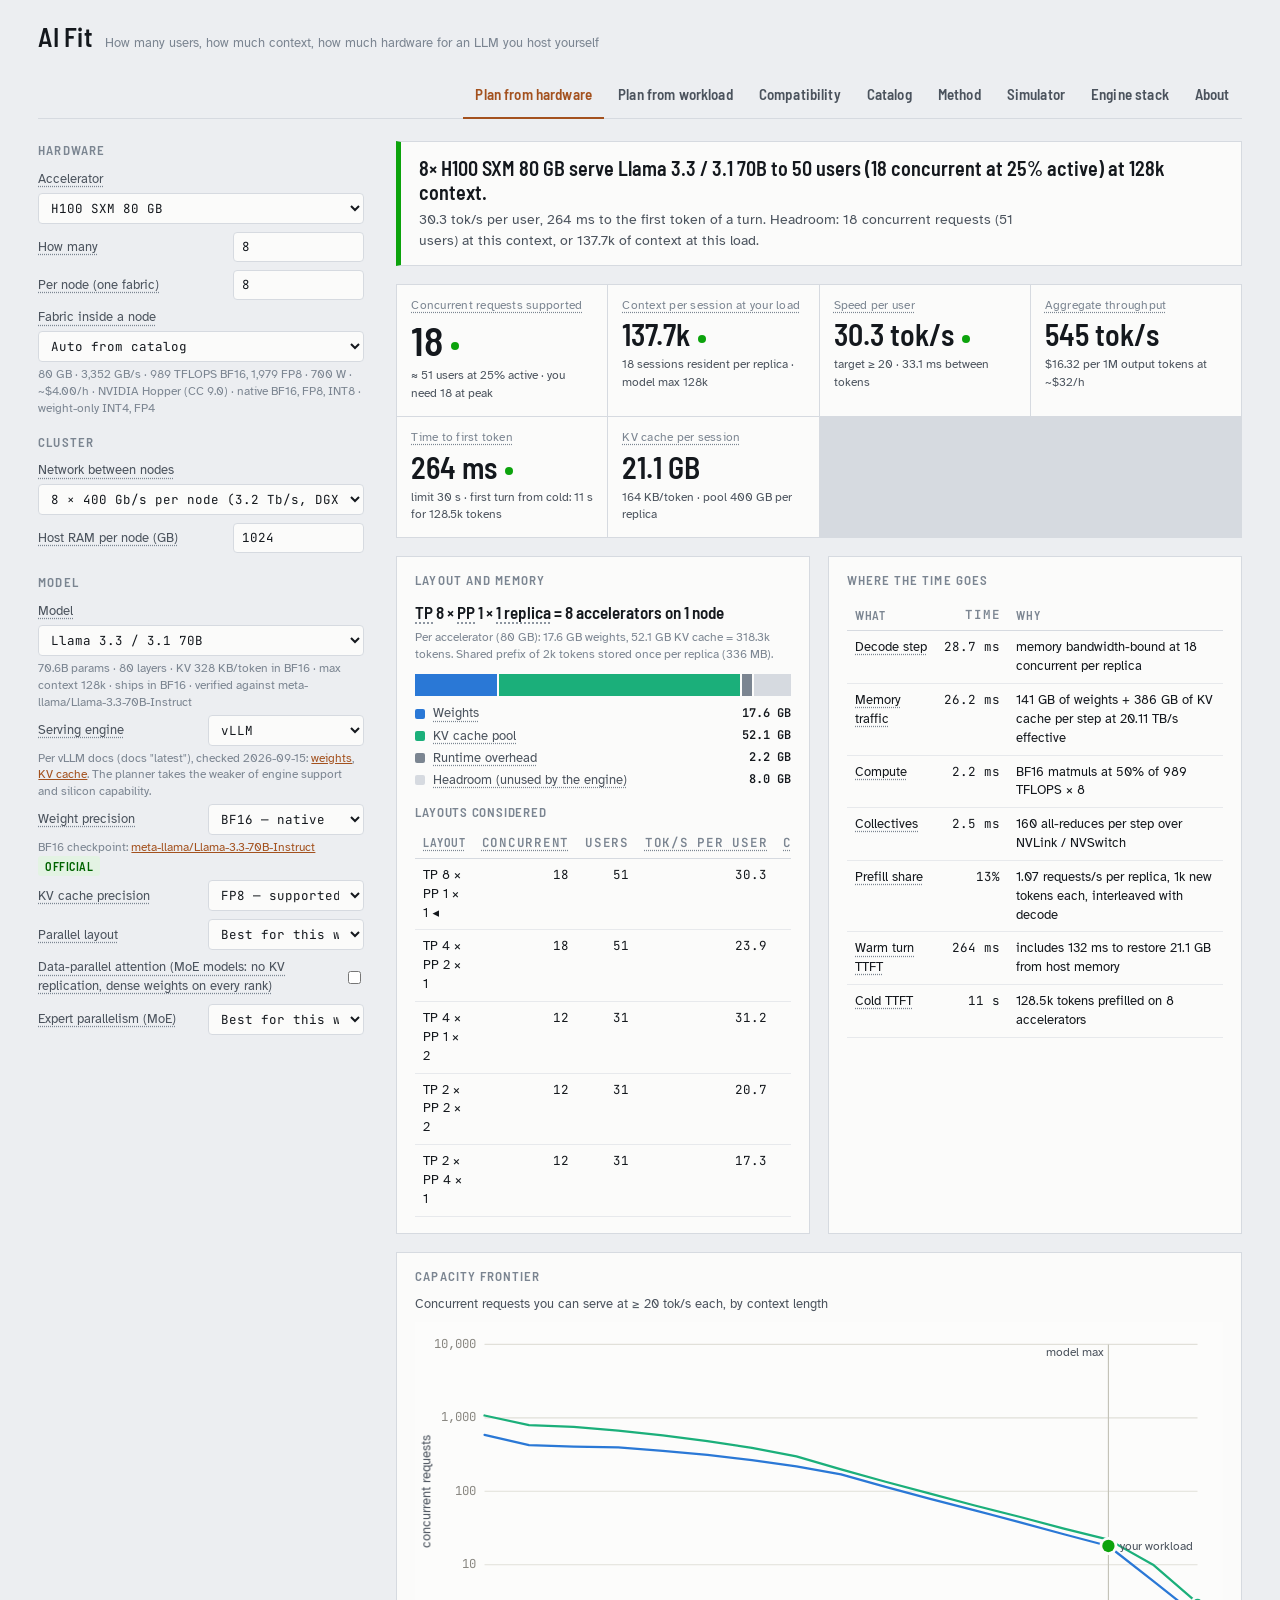
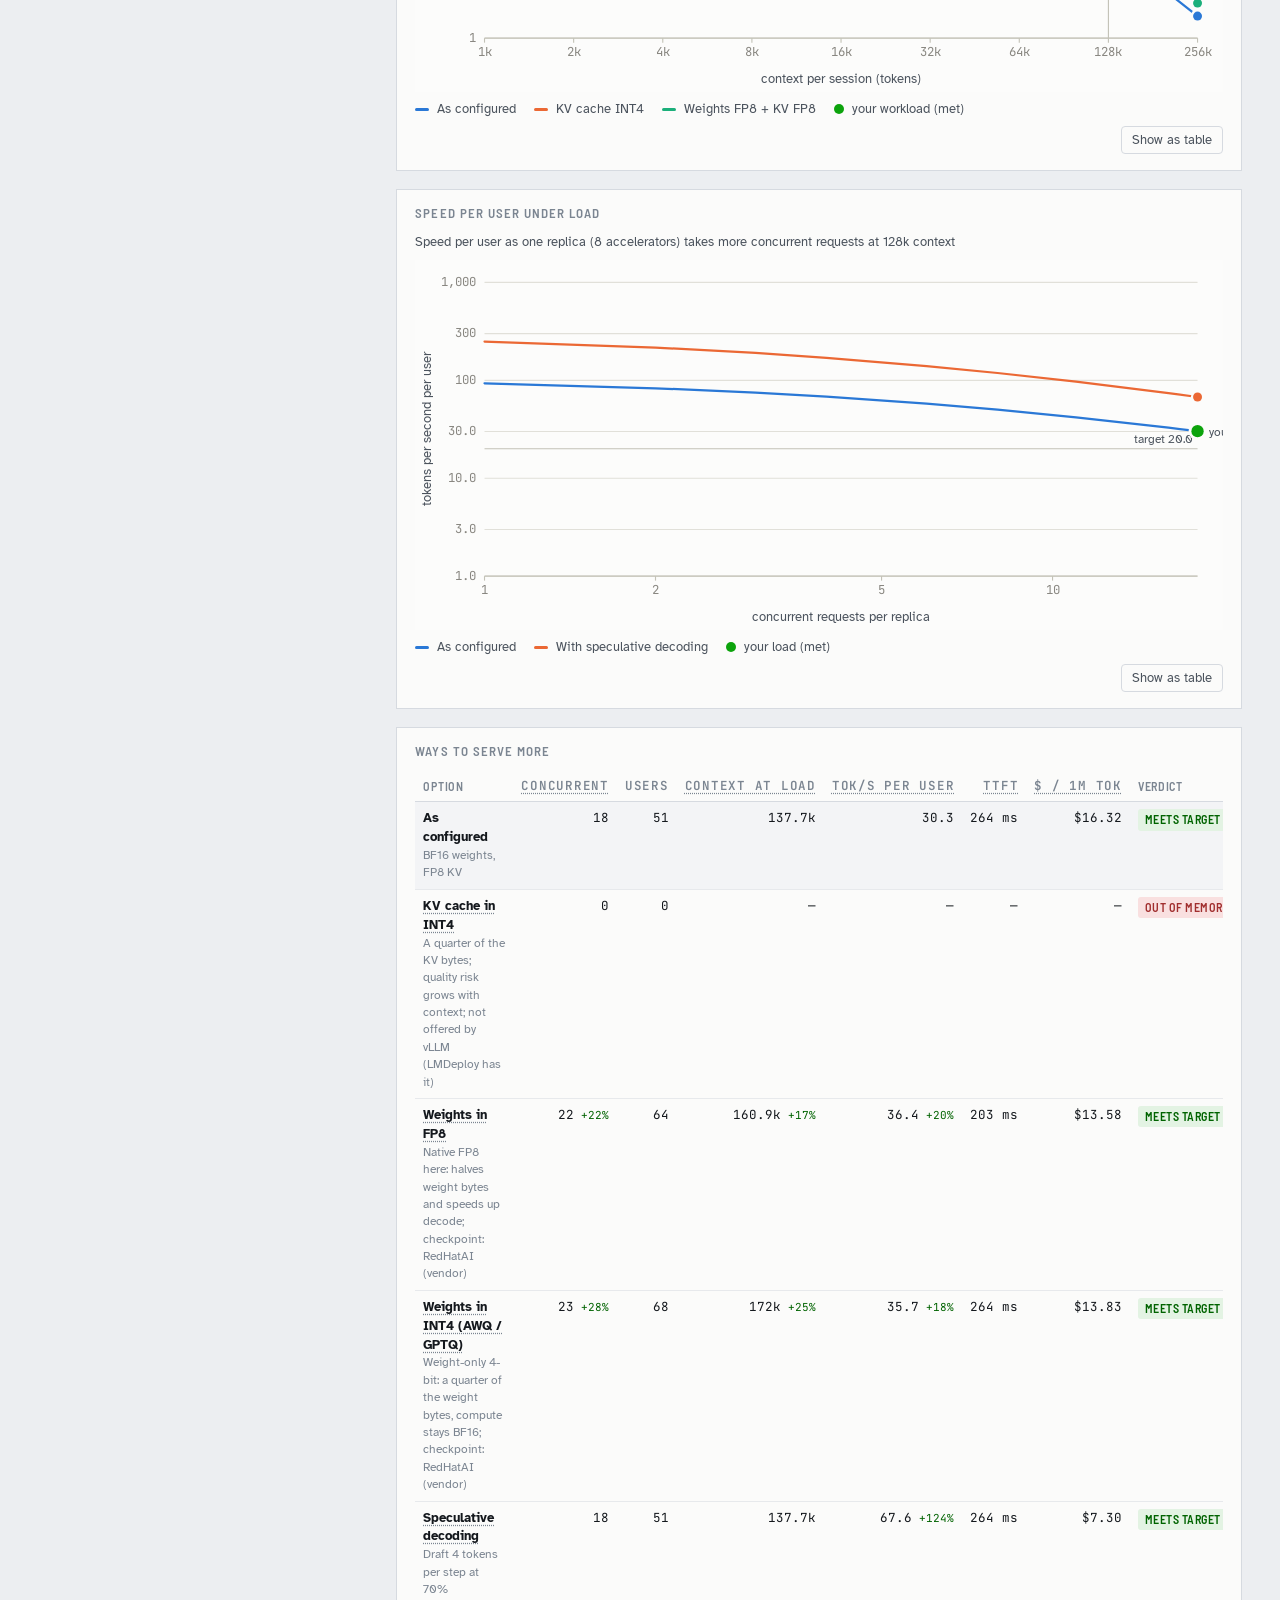
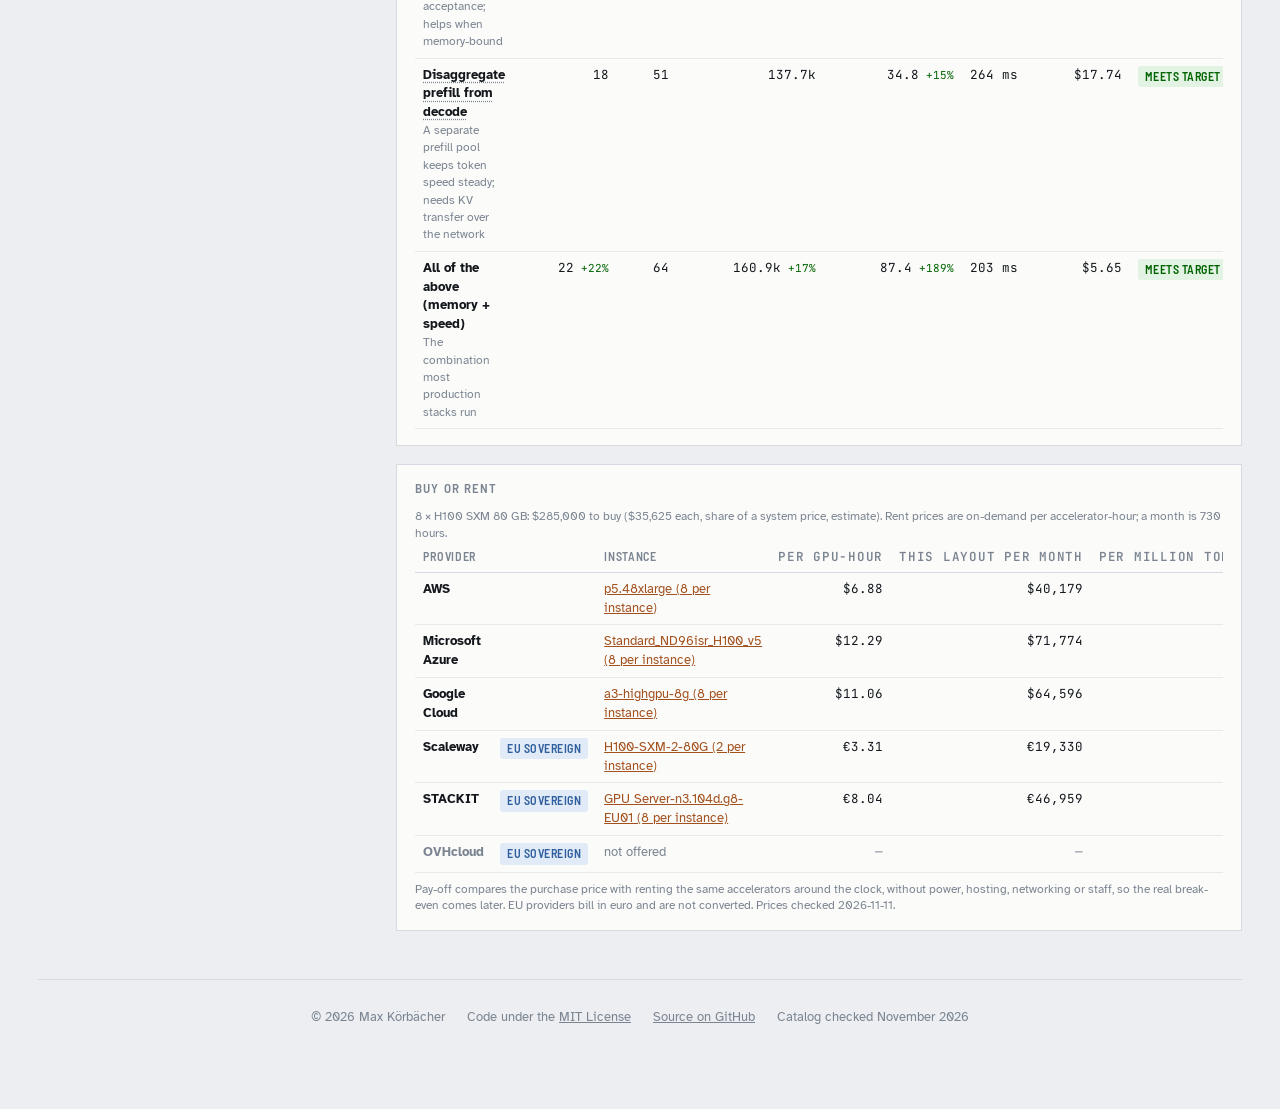
<file: index.html>
<!doctype html>
<html lang="en">
<head>
<meta charset="utf-8">
<meta name="viewport" content="width=device-width, initial-scale=1">
</head>
<body>
<title>AI Fit</title>
<link rel="preconnect" href="https://fonts.googleapis.com">
<link rel="stylesheet" href="https://fonts.googleapis.com/css2?family=Barlow+Semi+Condensed:wght@500;600;700&family=Atkinson+Hyperlegible:ital,wght@0,400;0,700;1,400&family=JetBrains+Mono:wght@400;600&family=Press+Start+2P&display=swap">
<style>
:root {
  color-scheme: light;
  --ground: #eceef1; --surface: #fbfbfa; --surface-2: #f3f4f6; --line: #d6dae0; --line-2: #e7e9ec;
  --ink: #14181d; --ink-2: #4b535d; --muted: #7b8591;
  --accent: #a3511e; --accent-ink: #ffffff; --accent-soft: #f6e9df;
  --good: #0ca30c; --warn: #fab219; --crit: #d03b3b; --good-text: #006300; --crit-text: #a12f2f; --warn-text: #7a5200; --info-text: #2f5f9e;
  --good-soft: #e3f3e3; --warn-soft: #fbf0d3; --crit-soft: #f9e0e0; --info-soft: #e1ebf7;
  --s1: #2a78d6; --s2: #eb6834; --s3: #1baf7a; --s4: #eda100;
  --chart-surface: #fcfcfb; --grid: #e1e0d9; --axis: #c3c2b7; --chart-muted: #898781;
  --font-display: 'Barlow Semi Condensed', 'Arial Narrow', 'Helvetica Neue', Helvetica, sans-serif;
  --font-body: 'Atkinson Hyperlegible', system-ui, -apple-system, 'Segoe UI', sans-serif;
  --font-mono: 'JetBrains Mono', ui-monospace, SFMono-Regular, Menlo, Consolas, monospace;
}
@media (prefers-color-scheme: dark) {
  :root:not([data-theme="light"]) {
    color-scheme: dark;
    --ground: #111417; --surface: #1a1d21; --surface-2: #22262b; --line: #30363d; --line-2: #272c31;
    --ink: #f2f3f4; --ink-2: #c3c8ce; --muted: #8b949e;
    --accent: #e08a55; --accent-ink: #1a1008; --accent-soft: #3a2418;
    --good-text: #4cc94c; --crit-text: #f07070; --warn-text: #f2c14e; --info-text: #7fb0ea;
    --good-soft: #14301a; --warn-soft: #3b2f10; --crit-soft: #3d1a1a; --info-soft: #1a2a3f;
    --s1: #3987e5; --s2: #d95926; --s3: #199e70; --s4: #c98500;
    --chart-surface: #1a1a19; --grid: #2c2c2a; --axis: #383835; --chart-muted: #898781;
  }
}
:root[data-theme="dark"] {
  color-scheme: dark;
  --ground: #111417; --surface: #1a1d21; --surface-2: #22262b; --line: #30363d; --line-2: #272c31;
  --ink: #f2f3f4; --ink-2: #c3c8ce; --muted: #8b949e;
  --accent: #e08a55; --accent-ink: #1a1008; --accent-soft: #3a2418;
  --good-text: #4cc94c; --crit-text: #f07070; --warn-text: #f2c14e; --info-text: #7fb0ea;
  --good-soft: #14301a; --warn-soft: #3b2f10; --crit-soft: #3d1a1a; --info-soft: #1a2a3f;
  --s1: #3987e5; --s2: #d95926; --s3: #199e70; --s4: #c98500;
  --chart-surface: #1a1a19; --grid: #2c2c2a; --axis: #383835; --chart-muted: #898781;
}
* { box-sizing: border-box; }
[hidden] { display: none !important; }
body { margin: 0; background: var(--ground); color: var(--ink); font-family: var(--font-body); font-size: 14px; line-height: 1.45; padding-inline: clamp(16px, 3vw, 40px); padding-block: 0 56px; }
h1, h2, h3, h4 { font-family: var(--font-display); font-weight: 600; margin: 0; text-wrap: balance; }
p { margin: 0; }
a { color: var(--accent); }
button, input, select, textarea { font: inherit; color: inherit; }
:focus-visible { outline: 2px solid var(--accent); outline-offset: 2px; }
@media (prefers-reduced-motion: reduce) { * { transition: none !important; scroll-behavior: auto !important; } }

/* masthead */
.mast { display: flex; flex-wrap: wrap; align-items: flex-end; gap: 8px 28px; padding-block: 18px 0; border-bottom: 1px solid var(--line); }
.brand { display: flex; align-items: baseline; gap: 12px; padding-bottom: 10px; }
.brand h1 { font-size: 26px; letter-spacing: 0.01em; }
.brand .sub { color: var(--muted); font-size: 13px; }
.tabs { display: flex; flex-wrap: wrap; gap: 2px; margin-left: auto; }
.tab { border: 0; background: transparent; padding: 10px 12px 12px; font-family: var(--font-display); font-weight: 600; font-size: 15px; letter-spacing: 0.01em; color: var(--ink-2); cursor: pointer; border-bottom: 2px solid transparent; margin-bottom: -1px; }
.tab:hover { color: var(--ink); }
.tab[aria-selected="true"] { color: var(--accent); border-bottom-color: var(--accent); }

/* two-pane plan */
.plan { display: grid; grid-template-columns: minmax(280px, 330px) minmax(0, 1fr); gap: 28px; padding-top: 22px; }
.plan.wide { grid-template-columns: minmax(0, 1fr); }
@media (max-width: 900px) { .plan { grid-template-columns: minmax(0, 1fr); gap: 20px; } .rail { position: static !important; max-height: none !important; } }
.rail { position: sticky; top: 0; align-self: start; max-height: 100vh; overflow: auto; padding-right: 4px; scrollbar-width: thin; }
.group { border: 0; padding: 0; margin: 0 0 16px; min-width: 0; }
.group > legend { font-family: var(--font-display); font-weight: 600; font-size: 13px; letter-spacing: 0.08em; text-transform: uppercase; color: var(--muted); padding: 0; margin-bottom: 6px; }
.field { display: grid; grid-template-columns: minmax(0, 1fr) auto; align-items: center; gap: 4px 10px; padding: 4px 0; }
.field label { font-size: 13px; color: var(--ink-2); }
.field input, .field select { font-family: var(--font-mono); font-size: 12.5px; padding: 5px 8px; border: 1px solid var(--line); border-radius: 4px; background: var(--surface); color: var(--ink); width: 10.5em; max-width: 100%; }
.field select { width: 12.5em; }
.field.wide { grid-template-columns: 1fr; }
.field.wide select, .field.wide input { width: 100%; }
.field input[type="range"] { width: 100%; padding: 0; border: 0; background: transparent; accent-color: var(--accent); }
.field input[type="checkbox"] { width: auto; accent-color: var(--accent); justify-self: end; }
.hint { font-size: 12px; color: var(--muted); line-height: 1.4; }
.hint.good { color: var(--good-text); } .hint.bad { color: var(--crit-text); }
.inline { display: grid; grid-template-columns: repeat(3, 1fr); gap: 6px; }
.inline label { display: grid; gap: 2px; font-size: 11.5px; color: var(--muted); }
.inline input { width: 100% !important; }
.checks { display: grid; gap: 2px; max-height: 320px; overflow: auto; border: 1px solid var(--line); border-radius: 4px; padding: 6px 8px; background: var(--surface); }
.cand-vendor { font-family: var(--font-display); font-weight: 600; font-size: 12px; letter-spacing: 0.06em; text-transform: uppercase; color: var(--muted); margin-top: 6px; }
.check { display: flex; align-items: center; gap: 8px; font-size: 13px; cursor: pointer; }
.check input { accent-color: var(--accent); }
.row-btns { display: flex; gap: 8px; margin-top: 6px; flex-wrap: wrap; }
details.group summary { cursor: pointer; list-style: none; }
details.group summary::-webkit-details-marker { display: none; }
details.group summary::after { content: ' ▸'; color: var(--muted); }
details.group[open] summary::after { content: ' ▾'; }
button.ghost { border: 1px solid var(--line); background: var(--surface); color: var(--ink-2); border-radius: 4px; padding: 4px 10px; font-size: 12.5px; cursor: pointer; }
button.ghost:hover { border-color: var(--accent); color: var(--accent); }
button.primary { border: 1px solid var(--accent); background: var(--accent); color: var(--accent-ink); border-radius: 4px; padding: 6px 12px; font-weight: 700; cursor: pointer; }

/* results */
.results { display: grid; gap: 18px; min-width: 0; align-content: start; }
.verdict { padding: 14px 18px; background: var(--surface); border: 1px solid var(--line); border-left: 5px solid var(--good); display: grid; gap: 6px; }
.verdict.warn { border-left-color: var(--warn); } .verdict.bad { border-left-color: var(--crit); }
.verdict strong { font-family: var(--font-display); font-weight: 600; font-size: 20px; line-height: 1.2; }
.verdict p { color: var(--ink-2); max-width: 70ch; }
.kpis { display: grid; grid-template-columns: repeat(auto-fit, minmax(170px, 1fr)); gap: 1px; background: var(--line); border: 1px solid var(--line); }
.kpi { background: var(--surface); padding: 12px 14px 14px; min-width: 0; }
.kpi .l { font-size: 12px; color: var(--muted); letter-spacing: 0.02em; }
.kpi .v { font-family: var(--font-display); font-weight: 600; font-size: 30px; line-height: 1.1; margin-top: 4px; overflow-wrap: anywhere; }
.kpi.hero .v { font-size: 40px; }
.kpi .s { font-size: 12px; color: var(--ink-2); margin-top: 5px; }
.kpi.good .v::after, .kpi.bad .v::after { content: ''; display: inline-block; width: 8px; height: 8px; border-radius: 50%; margin-left: 8px; vertical-align: middle; }
.kpi.good .v::after { background: var(--good); } .kpi.bad .v::after { background: var(--crit); }
.two { display: grid; grid-template-columns: repeat(auto-fit, minmax(320px, 1fr)); gap: 18px; }
.panel { background: var(--surface); border: 1px solid var(--line); padding: 14px 18px 16px; min-width: 0; }
.panel h3 { font-size: 13px; letter-spacing: 0.08em; text-transform: uppercase; color: var(--muted); margin-bottom: 10px; }
.panel h4 { font-size: 13px; letter-spacing: 0.06em; text-transform: uppercase; color: var(--muted); margin: 14px 0 6px; }
.lead { font-family: var(--font-display); font-size: 17px; font-weight: 600; margin-bottom: 4px; }
.membar { display: flex; gap: 2px; height: 22px; margin: 12px 0 8px; background: var(--chart-surface); }
.membar .seg { min-width: 2px; }
.key { list-style: none; margin: 0; padding: 0; display: grid; grid-template-columns: repeat(auto-fit, minmax(190px, 1fr)); gap: 4px 16px; font-size: 12.5px; }
.key li { display: flex; align-items: center; gap: 8px; }
.key i, .legend i { display: inline-block; width: 14px; height: 3px; border-radius: 2px; flex: none; }
.key i { height: 10px; width: 10px; border-radius: 2px; }
.key .t { color: var(--ink-2); flex: 1; } .key b { font-family: var(--font-mono); font-weight: 600; font-size: 12px; }
.tw { overflow-x: auto; }
.tw.tall { max-height: 70vh; overflow: auto; }
table.data { width: 100%; border-collapse: collapse; font-size: 13px; }
table.data th { text-align: left; font-family: var(--font-display); font-weight: 600; font-size: 12px; letter-spacing: 0.06em; text-transform: uppercase; color: var(--muted); border-bottom: 1px solid var(--line); padding: 6px 8px; white-space: nowrap; }
table.data td { padding: 7px 8px; border-bottom: 1px solid var(--line-2); vertical-align: top; }
table.data td.n, table.data th.n { text-align: right; font-family: var(--font-mono); font-size: 12.5px; font-variant-numeric: tabular-nums; white-space: nowrap; }
table.data td.t { font-family: var(--font-body); }
table.data tr.base td { background: var(--surface-2); }
table.grouped tr.grp-head th { padding: 0; border-bottom: 1px solid var(--line); text-transform: none; letter-spacing: 0; }
.grp-toggle { all: unset; box-sizing: border-box; display: flex; align-items: baseline; gap: 10px; width: 100%; padding: 9px 8px; cursor: pointer; background: var(--surface-2); color: var(--ink); font-family: var(--font-display); font-size: 14px; }
.grp-toggle:hover { background: var(--accent-soft); }
.grp-toggle:focus-visible { outline: 2px solid var(--accent); outline-offset: -2px; }
.grp-arrow::before { content: '▸'; display: inline-block; width: 1em; color: var(--muted); }
.grp-toggle[aria-expanded="true"] .grp-arrow::before { content: '▾'; }
.grp-count { font-family: var(--font-mono); font-size: 12px; color: var(--accent); }
.grp-meta { font-family: var(--font-body); font-size: 12.5px; font-weight: 400; color: var(--muted); }
.grp-tools { margin-bottom: 8px; }
table.data tr.muted td { color: var(--muted); }
table.data .note { font-size: 12px; color: var(--muted); font-weight: 400; max-width: 34ch; }
table.data small.up { color: var(--good-text); font-family: var(--font-mono); font-size: 11px; }
table.data small.down { color: var(--crit-text); font-family: var(--font-mono); font-size: 11px; }
.chip { display: inline-block; font-family: var(--font-display); font-weight: 600; font-size: 12px; letter-spacing: 0.04em; text-transform: uppercase; padding: 2px 7px; border-radius: 3px; white-space: nowrap; }
.chip.good { background: var(--good-soft); color: var(--good-text); } .chip.warn { background: var(--warn-soft); color: var(--warn-text); }
.chip.bad { background: var(--crit-soft); color: var(--crit-text); } .chip.info { background: var(--info-soft); color: var(--info-text); }
.warnings { list-style: none; margin: 8px 0 0; padding: 0; display: grid; gap: 6px; font-size: 13px; }
#warnings h3 { font-size: 13px; letter-spacing: 0.08em; text-transform: uppercase; color: var(--muted); }

/* charts */
.chart-wrap { display: grid; gap: 8px; }
.chart-title { font-size: 13px; color: var(--ink-2); }
.chart-box { position: relative; }
svg.chart { width: 100%; height: auto; display: block; }
svg.chart text { font-family: var(--font-mono); font-size: 11px; fill: var(--chart-muted); }
svg.chart text.axis-title { font-family: var(--font-body); font-size: 11.5px; fill: var(--ink-2); }
svg.chart text.ref { font-family: var(--font-body); font-size: 11px; fill: var(--ink-2); }
.legend { list-style: none; margin: 0; padding: 0; display: flex; flex-wrap: wrap; gap: 6px 18px; font-size: 12.5px; color: var(--ink-2); }
.legend li { display: flex; align-items: center; gap: 8px; }
.legend i.dot { width: 10px; height: 10px; border-radius: 50%; }
.tip { position: absolute; top: 28px; left: 0; background: var(--surface); border: 1px solid var(--line); box-shadow: 0 4px 14px rgba(0,0,0,0.12); padding: 8px 10px; font-size: 12px; pointer-events: none; min-width: 150px; z-index: 2; }
.tip-h { font-family: var(--font-mono); color: var(--muted); margin-bottom: 4px; }
.tip-r { display: grid; grid-template-columns: 14px auto 1fr; gap: 8px; align-items: center; }
.tip-r i { display: inline-block; width: 14px; height: 3px; border-radius: 2px; }
.tip-r b { font-family: var(--font-mono); font-weight: 600; }
.tip-r span { color: var(--ink-2); }
.chart-foot { display: flex; justify-content: flex-end; }

/* compatibility */
table.compat th.rot { height: 150px; vertical-align: bottom; padding: 0 2px 6px; }
table.compat th.rot span { writing-mode: vertical-rl; transform: rotate(180deg); display: inline-block; font-size: 11px; letter-spacing: 0.02em; white-space: nowrap; }
table.compat td.cell { text-align: center; font-weight: 600; min-width: 34px; }
table.compat td.one { background: var(--good-soft); color: var(--good-text); }
table.compat td.node { background: var(--info-soft); color: var(--info-text); }
table.compat td.multi { background: var(--warn-soft); color: var(--warn-text); }
table.compat td.none { color: var(--muted); }
table.compat .sticky { position: sticky; left: 0; background: var(--surface); z-index: 1; }
.clegend { list-style: none; margin: 0 0 4px; padding: 0; display: grid; grid-template-columns: repeat(auto-fit, minmax(300px, 1fr)); gap: 6px 20px; font-size: 13px; color: var(--ink-2); }
.clegend li { display: flex; align-items: flex-start; gap: 10px; }
.clegend .sample { flex: none; min-width: 34px; text-align: center; font-family: var(--font-mono); font-size: 12.5px; font-weight: 600; padding: 3px 6px; border-radius: 3px; border: 1px solid var(--line); background: var(--surface-2); color: var(--ink); }
.clegend .sample.one { background: var(--good-soft); color: var(--good-text); border-color: transparent; }
.clegend .sample.node { background: var(--info-soft); color: var(--info-text); border-color: transparent; }
.clegend .sample.multi { background: var(--warn-soft); color: var(--warn-text); border-color: transparent; }
.clegend .sample.none { color: var(--muted); }

/* glossary tooltips */
.term { text-decoration: underline dotted; text-decoration-color: var(--muted); text-underline-offset: 3px; cursor: help; border-radius: 2px; }
.term:focus-visible { outline: 2px solid var(--accent); outline-offset: 1px; }
#tipbox { position: fixed; z-index: 60; max-width: 340px; background: var(--surface); color: var(--ink); border: 1px solid var(--line); box-shadow: 0 6px 20px rgba(0,0,0,0.16); padding: 10px 12px 11px; font-size: 12.5px; line-height: 1.45; pointer-events: none; }
#tipbox b { font-family: var(--font-display); font-size: 14px; font-weight: 600; display: block; margin-bottom: 3px; }
#tipbox p { margin: 0 0 6px; color: var(--ink-2); }
.tip-meta { display: grid; gap: 3px; font-size: 12px; color: var(--ink-2); }
.tip-meta i, .gmeta i { font-style: normal; font-family: var(--font-display); font-weight: 600; letter-spacing: 0.06em; text-transform: uppercase; font-size: 11px; color: var(--muted); }
dl.glossary { margin: 0; display: grid; gap: 10px; }
/* Method view: the method text beside the glossary on wide screens; the glossary scrolls on its own */
.method-grid { display: grid; grid-template-columns: minmax(0, 1fr); gap: 18px; align-items: start; }
@media (min-width: 1100px) {
  .method-grid { grid-template-columns: minmax(0, 76ch) minmax(320px, 1fr); }
  .method-grid > .panel.prose { max-width: none; }
  .method-grid > .gloss-panel { position: sticky; top: 12px; max-height: calc(100vh - 24px); overflow: auto; scrollbar-width: thin; }
}
dl.glossary dt { font-family: var(--font-display); font-weight: 600; font-size: 15px; }
dl.glossary dd { margin: 0 0 4px; color: var(--ink-2); }
.gmeta { font-size: 12.5px; margin-top: 2px; }
/* About view */
.about-grid { display: grid; grid-template-columns: minmax(0, 1fr); gap: 18px; align-items: start; }
@media (min-width: 1000px) { .about-grid { grid-template-columns: minmax(0, 780px) minmax(320px, 400px); justify-content: center; } }
.about-main.prose { max-width: none; }
.about-lead { font-size: 17px; line-height: 1.55; color: var(--ink); }
.about-side { display: grid; gap: 18px; }
.about-side .prose { max-width: none; }
.about-links { list-style: none; padding: 0 !important; }
.about-repo { margin-top: 4px; }
.about-btn { display: inline-block; padding: 9px 14px; background: var(--accent); color: var(--accent-ink); font-family: var(--font-display); font-weight: 600; text-decoration: none; border-radius: 3px; }
.about-btn:hover { filter: brightness(1.08); }
.site-foot { display: flex; flex-wrap: wrap; gap: 6px 22px; justify-content: center; padding: 28px 0 26px; margin-top: 30px; border-top: 1px solid var(--line); font-size: 13px; color: var(--muted); }
.site-foot a { color: inherit; }
.site-foot a:hover { color: var(--accent); }

/* simulator */
.sim { display: grid; gap: 14px; max-width: 1240px; margin-inline: auto; width: 100%; }
.sim-board { display: grid; grid-template-columns: 1fr; gap: 12px; align-items: start; }
@media (min-width: 900px) { .sim-board { grid-template-columns: 200px minmax(0, 1fr) 200px; } }
.sim-col { display: grid; gap: 6px; align-content: start; }
.sim-coltitle { font-family: 'Press Start 2P', var(--font-mono); font-size: 10px; line-height: 1.4; color: var(--ink); letter-spacing: 0.04em; padding: 8px 8px 7px; background: var(--surface-2); border: 2px solid var(--line); border-left: 4px solid var(--accent); }
.sim-kslide { display: grid; gap: 4px; }
.sim-select { width: 100%; min-width: 0; font-family: var(--font-mono); font-size: 12px; line-height: 1.3; color: var(--ink); background: var(--surface-2); border: 2px solid var(--ink); box-shadow: 2px 2px 0 var(--ink); border-radius: 0; padding: 6px 6px; cursor: pointer; }
.sim-select:focus-visible { outline: 2px solid var(--accent); outline-offset: 2px; }
.sim-range { width: 100%; accent-color: var(--accent); margin: 2px 0; }
.sim-center { display: grid; gap: 10px; min-width: 0; }
@media (max-width: 899px) { .sim-col { grid-template-columns: repeat(auto-fit, minmax(220px, 1fr)); } }
.sim-title { font-size: 22px; }
.sim-sub { max-width: 80ch; color: var(--ink-2); }
.sim-presets, .sim-controls, .sim-nav { display: flex; flex-wrap: wrap; gap: 8px; align-items: center; }
.sim-plabel, .sim-limit, .sim-clock, .pxbtn, .sim-chip > span, .sim-chip > .term, .sim-ctitle, .sim-barv, .sim-barl { font-family: 'Press Start 2P', var(--font-mono); }
.sim-plabel { font-size: 9px; color: var(--muted); margin-right: 4px; }
.sim-clock { font-size: 9px; color: var(--muted); margin-left: auto; }
.sim-stage { background: #0d1117; border: 3px solid var(--line); box-shadow: 4px 4px 0 var(--line); padding: 8px; display: grid; gap: 8px; }
.sim-stagewrap { position: relative; }
.sim-canvas { width: 100%; height: auto; aspect-ratio: 16 / 9; display: block; image-rendering: pixelated; image-rendering: crisp-edges; }
.sim-overlay { position: absolute; left: 50%; top: 50%; transform: translate(-50%, -50%); width: min(92%, 520px); background: rgba(13, 17, 23, 0.94); border: 2px solid #e05252; box-shadow: 4px 4px 0 #5a1f1f; padding: 12px 14px; color: #f2f3f4; display: grid; gap: 6px; }
.sim-overlay p { font-size: 13px; line-height: 1.45; color: #e6e8ec; }
.sim-ovtitle { font-family: 'Press Start 2P', var(--font-mono); font-size: 10px; color: #f07070; letter-spacing: 0.04em; }
.sim-area { position: absolute; font-family: 'Press Start 2P', var(--font-mono); font-size: 8px; line-height: 1; color: #9aa3ad; pointer-events: none; white-space: nowrap; }
@media (max-width: 700px) { .sim-area { font-size: 6px; } }
.sim-key { display: grid; grid-template-columns: minmax(0, 1fr); gap: 14px 22px; color: #c3c8ce; padding: 4px 2px 2px; }
@media (min-width: 900px) { .sim-key { grid-template-columns: 1.15fr 0.85fr 1.2fr; } }
.sim-key h4 { font-family: 'Press Start 2P', var(--font-mono); font-size: 9px; color: #f2f3f4; letter-spacing: 0.04em; margin-bottom: 6px; }
.sim-keyintro { font-size: 12px; line-height: 1.45; color: #9aa3ad; margin-bottom: 8px; }
.sim-key ul { list-style: none; margin: 0; padding: 0; display: grid; gap: 7px; }
.sim-key li { display: grid; grid-template-columns: 38px minmax(0, 1fr); gap: 8px; align-items: start; font-size: 12.5px; line-height: 1.45; }
.sim-key li b { color: #f2f3f4; font-weight: 700; }
.sim-icon { image-rendering: pixelated; image-rendering: crisp-edges; justify-self: center; }
.sim-keybox { border-top: 1px solid #263041; padding-top: 6px; }
.sim-keybox > summary { cursor: pointer; list-style: none; font-family: 'Press Start 2P', var(--font-mono); font-size: 10px; color: #f2f3f4; letter-spacing: 0.04em; padding: 6px 2px; display: flex; align-items: center; gap: 8px; }
.sim-keybox > summary::-webkit-details-marker { display: none; }
.sim-keybox > summary::before { content: ''; width: 0; height: 0; border-top: 5px solid transparent; border-bottom: 5px solid transparent; border-left: 7px solid #c3c8ce; transition: transform 0.15s; }
.sim-keybox[open] > summary::before { transform: rotate(90deg); }
.sim-keybox > summary:hover { color: var(--accent); }
.sim-keybox > summary:focus-visible { outline: 2px solid var(--accent); outline-offset: 2px; }
.sim-keybox[open] > .sim-key { margin-top: 6px; }
.sim-keynote { font-size: 12px; color: #9aa3ad; }
.sim-keynote:empty { display: none; }
/* engine stack */
.stk { display: grid; gap: 18px; max-width: 1240px; margin-inline: auto; width: 100%; }
.stk-switch { display: flex; flex-wrap: wrap; gap: 10px; }
.stk-grid { display: grid; grid-template-columns: minmax(0, 1fr); gap: 18px; align-items: start; }
@media (min-width: 1000px) { .stk-grid { grid-template-columns: minmax(0, 1fr) 340px; } }
.stk-side { display: grid; gap: 18px; }
.stk-layers { list-style: none; margin: 10px 0 0; padding: 0; display: grid; gap: 6px; }
.stk-layer { display: grid; gap: 8px; border: 1px solid var(--line); border-left: 5px solid var(--accent); background: var(--surface-2); padding: 10px 12px; }
.stk-layer.need-recommended { border-left-color: var(--s1); }
.stk-layer.need-optional { border-left-color: var(--line); opacity: 0.55; }
.stk-layer.need-none { border-left-color: var(--line); opacity: 0.35; }
.stk-sub { font-family: var(--font-display); font-size: 14px; margin-top: 10px; }
.stk-sources summary { cursor: pointer; }
.stk-sources ul { margin: 8px 0 0; padding-left: 18px; display: grid; gap: 3px; font-size: 13px; }
.stk-lhead { display: grid; gap: 3px; }
.stk-lhead > div { display: flex; flex-wrap: wrap; gap: 8px; align-items: center; }
.stk-lname { font-family: var(--font-display); font-size: 16px; }
.stk-lpurpose { font-size: 13px; color: var(--ink-2); max-width: 80ch; }
.stk-opts { list-style: none; margin: 0; padding: 0; display: flex; flex-wrap: wrap; gap: 6px; }
.stk-opt { display: inline-flex; gap: 6px; align-items: baseline; border: 1px solid var(--line); background: var(--surface); padding: 3px 8px; font-size: 13px; }
.stk-opt a { color: var(--ink); text-decoration: none; }
.stk-opt a:hover { text-decoration: underline; }
.stk-opt.pick { border-color: var(--accent); background: var(--accent-soft); font-weight: 600; }
.stk-lic { font-family: var(--font-mono); font-size: 10.5px; color: var(--muted); }
.stk-lres { font-size: 12.5px; color: var(--ink-2); }
.stk-note { color: var(--muted); }
.stk-kpis { margin: 8px 0; }
.stk-dl { display: grid; grid-template-columns: auto minmax(0, 1fr); gap: 6px 12px; font-size: 13px; margin-top: 10px; }
.stk-dl dt { color: var(--muted); }
.stk-dl dd { margin: 0; }
.sim-hud { display: grid; grid-template-columns: repeat(2, minmax(0, 1fr)); gap: 8px; }
@media (min-width: 700px) { .sim-hud { grid-template-columns: repeat(3, minmax(0, 1fr)); } }
@media (min-width: 1000px) { .sim-hud { grid-template-columns: repeat(4, minmax(0, 1fr)); } }
.sim-chip { background: var(--surface); border: 2px solid var(--line); padding: 12px 14px; display: grid; gap: 8px; align-content: start; min-width: 0; }
.sim-chip > span, .sim-chip > .term { font-size: 9.5px; color: var(--muted); letter-spacing: 0.02em; line-height: 1.5; justify-self: start; }
.sim-chip b { font-family: var(--font-mono); font-size: 21px; line-height: 1.2; font-weight: 600; overflow-wrap: anywhere; }
.sim-chip.good b { color: var(--good-text); } .sim-chip.bad b { color: var(--crit-text); }
.sim-explain { display: grid; gap: 8px; background: var(--surface); border: 2px solid var(--line); padding: 12px 14px; }
.sim-explain p { max-width: 80ch; color: var(--ink-2); }
.sim-limit { font-size: 10px; letter-spacing: 0.04em; }
.sim-limit.good { color: var(--good-text); } .sim-limit.bad { color: var(--crit-text); }
.sim-knob { display: grid; gap: 3px; background: var(--surface); border: 2px solid var(--line); padding: 6px 8px; }
.sim-knob > .term { font-size: 11px; color: var(--muted); text-transform: uppercase; letter-spacing: 0.06em; font-family: var(--font-display); font-weight: 600; justify-self: start; }
.sim-kctl { display: grid; grid-template-columns: auto 1fr auto; align-items: center; gap: 6px; }
.sim-kctl .pxbtn { padding: 6px 7px; font-size: 9px; }
.sim-val { font-family: var(--font-mono); font-size: 12px; line-height: 1.25; text-align: center; min-width: 0; overflow-wrap: anywhere; }
.pxbtn { font-size: 10px; padding: 8px 10px; background: var(--surface); color: var(--ink); border: 2px solid var(--ink); box-shadow: 3px 3px 0 var(--ink); cursor: pointer; line-height: 1; }
.pxbtn:active { transform: translate(2px, 2px); box-shadow: 1px 1px 0 var(--ink); }
.pxbtn.on { background: var(--accent); color: var(--accent-ink); border-color: var(--accent); }
.pxbtn.go { background: var(--good); color: #fff; border-color: var(--good-text); box-shadow: 3px 3px 0 var(--good-text); font-size: 11px; padding: 10px 14px; }
.pxbtn.ghost { box-shadow: none; border-color: var(--line); color: var(--ink-2); }
.sim-sweeps { display: grid; gap: 14px; background: var(--surface); border: 2px solid var(--line); padding: 14px 16px 16px; }
.sim-sweeps h3 { font-size: 14px; letter-spacing: 0.08em; text-transform: uppercase; color: var(--muted); }
.sim-charts { display: grid; grid-template-columns: minmax(0, 1fr); gap: 12px; }
@media (min-width: 900px) { .sim-charts { grid-template-columns: repeat(2, minmax(0, 1fr)); } }
.sim-chart { display: grid; gap: 10px; align-content: start; background: var(--surface-2); border: 2px solid var(--line-2); padding: 12px 12px 10px; min-width: 0; }
.sim-ctitle { font-size: 10px; line-height: 1.5; color: var(--ink); }
.sim-bars { display: flex; align-items: flex-end; gap: 8px; overflow-x: auto; padding-bottom: 4px; min-height: 160px; }
.sim-bar { display: grid; justify-items: center; align-content: end; gap: 5px; flex: 1 1 0; min-width: 52px; }
.sim-bar i { display: block; width: min(100%, 36px); background: var(--s1); }
.sim-bar.on i { background: var(--accent); }
.sim-barv { font-size: 9.5px; color: var(--ink); }
.sim-barl { font-size: 8px; color: var(--muted); text-align: center; max-width: 92px; line-height: 1.6; min-height: 4.8em; }

/* catalog & method */
.vlink a { font-family: var(--font-mono); font-size: 11.5px; font-weight: 600; text-decoration: none; border: 1px solid var(--line); border-radius: 3px; padding: 1px 5px; margin-right: 3px; }
.vlink a:hover { border-color: var(--accent); }
textarea { width: 100%; min-height: 160px; font-family: var(--font-mono); font-size: 12px; padding: 8px; border: 1px solid var(--line); border-radius: 4px; background: var(--surface); color: var(--ink); resize: vertical; }
.prose { max-width: 72ch; display: grid; gap: 10px; }
.prose h3 { font-size: 15px; letter-spacing: 0.04em; text-transform: uppercase; color: var(--ink-2); margin-top: 10px; }
.prose code { font-family: var(--font-mono); font-size: 12.5px; background: var(--surface-2); padding: 1px 5px; border-radius: 3px; }
.prose pre { font-family: var(--font-mono); font-size: 12.5px; background: var(--surface-2); padding: 10px 12px; border-radius: 4px; overflow-x: auto; margin: 0; }
.prose ul { margin: 0; padding-left: 20px; display: grid; gap: 4px; }
</style>

<header class="mast">
  <div class="brand">
    <h1>AI Fit</h1>
    <span class="sub">How many users, how much context, how much hardware for an LLM you host yourself</span>
  </div>
  <nav class="tabs" role="tablist" aria-label="Views">
    <button class="tab" role="tab" data-mode="forward" aria-selected="true" type="button">Plan from hardware</button>
    <button class="tab" role="tab" data-mode="reverse" aria-selected="false" type="button">Plan from workload</button>
    <button class="tab" role="tab" data-mode="compat" aria-selected="false" type="button">Compatibility</button>
    <button class="tab" role="tab" data-mode="catalog" aria-selected="false" type="button">Catalog</button>
    <button class="tab" role="tab" data-mode="method" aria-selected="false" type="button">Method</button>
    <button class="tab" role="tab" data-mode="sim" aria-selected="false" type="button">Simulator</button>
    <button class="tab" role="tab" data-mode="stack" aria-selected="false" type="button">Engine stack</button>
    <button class="tab" role="tab" data-mode="about" aria-selected="false" type="button">About</button>
  </nav>
</header>

<main class="plan" id="plan">
  <aside class="rail" id="rail">
    <fieldset class="group" id="railForward">
      <legend>Hardware</legend>
      <div class="field wide"><label for="hw"><span class="term" data-term="accelerator" tabindex="0">Accelerator</span></label><select id="hw"></select></div>
      <div class="field"><label for="count"><span class="term" data-term="count" tabindex="0">How many</span></label><input id="count" type="number" min="1" step="1"></div>
      <div class="field"><label for="nodeGpus"><span class="term" data-term="node-gpus" tabindex="0">Per node (one fabric)</span></label><input id="nodeGpus" type="number" min="1" step="1"></div>
      <div class="field wide"><label for="link"><span class="term" data-term="fabric" tabindex="0">Fabric inside a node</span></label><select id="link"></select></div>
      <p class="hint" id="hwHint"></p>
    </fieldset>
    <fieldset class="group" id="railReverse" hidden>
      <legend>Candidate hardware</legend>
      <div class="checks" id="candidates"></div>
      <div class="row-btns"><button class="ghost" type="button" id="candAll">All</button><button class="ghost" type="button" id="candNone">None</button></div>
      <div class="field"><label for="allowCrossTp">Allow tensor parallel across nodes</label><input id="allowCrossTp" type="checkbox"></div>
    </fieldset>
    <fieldset class="group" id="railCluster">
      <legend>Cluster</legend>
      <div class="field wide"><label for="net"><span class="term" data-term="network" tabindex="0">Network between nodes</span></label><select id="net"></select></div>
      <div class="field"><label for="hostRam"><span class="term" data-term="host-ram" tabindex="0">Host RAM per node (GB)</span></label><input id="hostRam" type="number" min="0" step="64"></div>
    </fieldset>
    <fieldset class="group" id="railModel">
      <legend>Model</legend>
      <div class="field wide"><label for="model"><span class="term" data-term="model" tabindex="0">Model</span></label><select id="model"></select></div>
      <p class="hint" id="modelHint"></p>
      <div class="field"><label for="engine"><span class="term" data-term="engine" tabindex="0">Serving engine</span></label><select id="engine"></select></div>
      <p class="hint" id="engineHint"></p>
      <div class="field"><label for="wPrec"><span class="term" data-term="w-prec" tabindex="0">Weight precision</span></label><select id="wPrec"></select></div>
      <p class="hint" id="precHint"></p>
      <div class="field"><label for="kvPrec"><span class="term" data-term="kv-prec" tabindex="0">KV cache precision</span></label><select id="kvPrec"></select></div>
      <div class="field"><label for="par"><span class="term" data-term="layout" tabindex="0">Parallel layout</span></label><select id="par"><option value="auto">Best for this workload</option><option value="manual">Set by hand</option></select></div>
      <div class="inline" id="manualPar" hidden>
        <label><span class="term" data-term="tp" tabindex="0">Tensor (TP)</span><input id="tp" type="number" min="1" step="1"></label>
        <label><span class="term" data-term="pp" tabindex="0">Pipeline (PP)</span><input id="pp" type="number" min="1" step="1"></label>
        <label><span class="term" data-term="replicas" tabindex="0">Replicas</span><input id="reps" type="number" min="1" step="1"></label>
      </div>
      <div class="field"><label for="dpAttn"><span class="term" data-term="dp-attn" tabindex="0">Data-parallel attention (MoE models: no KV replication, dense weights on every rank)</span></label><input id="dpAttn" type="checkbox"></div>
      <div class="field"><label for="ep"><span class="term" data-term="ep" tabindex="0">Expert parallelism (MoE)</span></label><select id="ep"><option value="auto">Best for this workload</option><option value="on">On: whole experts per rank</option><option value="off">Off: every expert sliced by TP</option></select></div>
    </fieldset>
    <fieldset class="group" id="railWorkload">
      <legend>Workload</legend>
      <div class="field"><label for="users"><span class="term" data-term="users" tabindex="0">Users</span></label><input id="users" type="number" min="1" step="1"></div>
      <div class="field"><label for="activityPreset">Usage pattern</label><select id="activityPreset"><option value="chat">Chat: 10% of time active</option><option value="assist">Assistant: 25%</option><option value="agents">Coding agents: 60%</option><option value="batch">Batch / API: 100%</option><option value="custom">Custom</option></select></div>
      <div class="field"><label for="activity"><span class="term" data-term="activity" tabindex="0">Share of time a user has a request in flight (%)</span></label><input id="activity" type="number" min="1" max="100" step="1"></div>
      <div class="field wide"><label for="peakZ"><span class="term" data-term="peak" tabindex="0">Plan for bursts</span></label><select id="peakZ"><option value="0">Average load only</option><option value="1.65">Peaks of 95% of the time</option><option value="2.33">Peaks of 99% of the time</option></select></div>
      <div class="field"><label for="ctx"><span class="term" data-term="ctx" tabindex="0">Context per session (tokens)</span></label><input id="ctx" type="number" min="1024" step="1024"></div>
      <div class="field wide"><input id="ctxRange" type="range" min="0" max="1200" step="1" aria-label="Context per session, logarithmic"></div>
      <div class="field"><label for="prefix"><span class="term" data-term="prefix" tabindex="0">Shared prefix (system prompt, shared docs)</span></label><input id="prefix" type="number" min="0" step="256"></div>
      <div class="field"><label for="newPrompt"><span class="term" data-term="new-prompt" tabindex="0">New prompt tokens per turn</span></label><input id="newPrompt" type="number" min="1" step="100"></div>
      <div class="field"><label for="output"><span class="term" data-term="output" tabindex="0">Output tokens per turn</span></label><input id="output" type="number" min="1" step="100"></div>
      <div class="field wide"><label for="retention"><span class="term" data-term="retention" tabindex="0">Idle sessions' KV cache</span></label><select id="retention"><option value="host">Parked in host RAM, restored on the next turn</option><option value="gpu">Kept in GPU memory</option><option value="none">Evicted, whole conversation re-prefilled</option></select></div>
      <div class="field"><label for="target"><span class="term" data-term="target" tabindex="0">Minimum tok/s per user</span></label><input id="target" type="number" min="0.1" step="1"></div>
      <div class="field"><label for="ttftMax"><span class="term" data-term="ttft-max" tabindex="0">Longest acceptable time to first token (s)</span></label><input id="ttftMax" type="number" min="0.1" step="1"></div>
    </fieldset>
    <fieldset class="group" id="railOpt">
      <legend>Optimizations</legend>
      <div class="field"><label for="prefixCache"><span class="term" data-term="prefix-caching" tabindex="0">Prefix caching of the shared prefix</span></label><input id="prefixCache" type="checkbox"></div>
      <div class="field"><label for="spec"><span class="term" data-term="spec" tabindex="0">Speculative decoding / multi-token prediction</span></label><input id="spec" type="checkbox"></div>
      <div class="inline" id="specOpts" hidden>
        <label><span class="term" data-term="spec-k" tabindex="0">Draft tokens</span><input id="specK" type="number" min="1" max="16" step="1"></label>
        <label><span class="term" data-term="spec-alpha" tabindex="0">Accepted %</span><input id="specAlpha" type="number" min="5" max="99" step="5"></label>
      </div>
      <div class="field"><label for="pd"><span class="term" data-term="pd" tabindex="0">Prefill / decode disaggregation</span></label><input id="pd" type="checkbox"></div>
    </fieldset>
    <details class="group" id="railAdv">
      <summary><legend>Assumptions</legend></summary>
      <div class="field"><label for="advUtil"><span class="term" data-term="util" tabindex="0">Memory the engine may use (%)</span></label><input id="advUtil" type="number" min="50" max="100" step="1"></div>
      <div class="field"><label for="advOverheadGB"><span class="term" data-term="overhead-gb" tabindex="0">Runtime overhead per accelerator (GB)</span></label><input id="advOverheadGB" type="number" min="0" step="0.5"></div>
      <div class="field"><label for="advOverheadFrac"><span class="term" data-term="overhead-frac" tabindex="0">Activation overhead (% of weight shard)</span></label><input id="advOverheadFrac" type="number" min="0" step="1"></div>
      <div class="field"><label for="advFrag"><span class="term" data-term="frag" tabindex="0">KV block fragmentation (%)</span></label><input id="advFrag" type="number" min="0" step="1"></div>
      <div class="field"><label for="advBwEff"><span class="term" data-term="bw-eff" tabindex="0">Achieved memory bandwidth (%)</span></label><input id="advBwEff" type="number" min="10" max="100" step="5"></div>
      <div class="field"><label for="advMfu"><span class="term" data-term="mfu" tabindex="0">Achieved tensor FLOPS (%)</span></label><input id="advMfu" type="number" min="10" max="100" step="5"></div>
      <div class="field"><label for="advCollEff"><span class="term" data-term="coll-eff" tabindex="0">Achieved link bandwidth in collectives (%)</span></label><input id="advCollEff" type="number" min="10" max="100" step="5"></div>
      <div class="field"><label for="advPpBubble"><span class="term" data-term="pp-bubble" tabindex="0">Pipeline bubble per extra stage (%)</span></label><input id="advPpBubble" type="number" min="0" step="1"></div>
      <div class="field"><label for="advHostRestore"><span class="term" data-term="host-restore" tabindex="0">Host-to-GPU restore (GB/s per GPU)</span></label><input id="advHostRestore" type="number" min="1" step="1"></div>
      <div class="field"><label for="advEpImb"><span class="term" data-term="ep-imb" tabindex="0">Expert load imbalance (busiest rank ÷ mean)</span></label><input id="advEpImb" type="number" min="1" max="3" step="0.05"></div>
      <div class="row-btns"><button class="ghost" type="button" id="resetInputs">Reset every input</button></div>
    </details>
  </aside>

  <section class="results">
    <div class="view" data-mode="forward" id="viewForward">
      <div class="results">
        <div id="verdict" class="verdict"></div>
        <div id="kpis" class="kpis"></div>
        <div class="two">
          <section class="panel"><h3>Layout and memory</h3><div id="configBody"></div></section>
          <section class="panel"><h3>Where the time goes</h3><div id="bottleneckBody"></div></section>
        </div>
        <section class="panel"><h3>Capacity frontier</h3><div id="chartCapacity"></div></section>
        <section class="panel"><h3>Speed per user under load</h3><div id="chartSpeed"></div></section>
        <section class="panel"><h3>Ways to serve more</h3><div id="ledger"></div></section>
        <section class="panel"><h3>Buy or rent</h3><div id="costBody"></div></section>
        <section id="warnings"></section>
      </div>
    </div>

    <div class="view" data-mode="reverse" id="viewReverse" hidden>
      <div class="results">
        <div class="verdict"><strong>What do I need for this workload?</strong><p id="revIntro"></p></div>
        <div id="revSummary" class="kpis"></div>
        <section class="panel"><h3>Smallest layout per accelerator</h3><div id="revTable"></div><p class="hint" style="margin-top:8px">Prices are approximate on-demand cloud rates per accelerator-hour and are editable in the catalog. Power counts accelerators only. Each row is the cheapest-in-count layout; open one to see its memory bar, timing and the optimization ledger.</p></section>
      </div>
    </div>

    <div class="view" data-mode="compat" id="viewCompat" hidden>
      <div class="results">
        <div class="verdict"><strong>Which model runs on which hardware?</strong><p id="compatIntro"></p></div>
        <section class="panel">
          <h3>How to read the matrix</h3>
          <ul class="clegend" id="compatLegend"></ul>
          <div class="field" style="max-width:420px;margin-top:12px"><label for="compatCtx">Room for one session of</label><select id="compatCtx"><option value="8192">8k tokens</option><option value="32768">32k tokens</option><option value="131072">128k tokens</option><option value="262144">256k tokens</option><option value="1048576">1M tokens</option></select></div>
          <div id="compatTable"></div>
        </section>
      </div>
    </div>

    <div class="view" data-mode="catalog" id="viewCatalog" hidden>
      <div class="results">
        <section class="panel"><h3>Accelerators</h3><div id="catHardware"></div><p class="hint" style="margin-top:8px">~ marks entries with announced, derived or otherwise unconfirmed figures. Memory in decimal GB, bandwidth in GB/s, compute as dense TFLOPS (no sparsity). Native and weight-only formats come from the chip generation (one table per generation in catalog.js), not from the per-device row.</p><p class="hint" id="catLint" style="margin-top:6px"></p></section>
        <section class="panel"><h3>Buy and rent</h3><div id="catCloud"></div><p class="hint" style="margin-top:8px">Purchase price per accelerator (~ marks estimates, for example a share of a full system price) and on-demand price per accelerator-hour at each provider; — means the provider does not offer that chip. Hover a price for the instance type; click it for the source. Only accelerators that at least one provider rents are listed.</p></section>
        <section class="panel"><h3>Engine support</h3><div id="catEngines"></div><p class="hint" style="margin-top:8px">Which weight formats and KV-cache dtypes each serving engine runs per hardware family, transcribed from the engines' docs on the date shown. "native" computes in that format, "weight-only" keeps the weights small but computes in BF16. Sources are linked below the table.</p></section>
        <section class="panel"><h3>Models</h3><div id="catModels"></div><p class="hint" style="margin-top:8px">KV per token counts every layer's K and V (or the MLA latent) in BF16; sliding-window layers still count in full here but are capped at their window when a session is sized. "Verified against" names the Hugging Face repo whose config.json the shape was checked against with <code>node tools/import-model.js --check</code>; "ships in" is the checkpoint's own precision.</p></section>
        <section class="panel"><h3>Add your own</h3>
          <p class="hint">Paste one JSON object or an array. Hardware needs <code>id, name, mem, bw</code> and ideally <code>tflops: {fp16, fp8, fp4}, link, linkBw, nodeGpus, tdp, price</code>. Models need <code>id, name, params, layers, dModel, nHeads, nKv, dHead, maxCtx</code> and optionally <code>active, moe, attn, sparse, statePerSeqMB, nativeCtx</code>. Same ids replace the built-in entry. Entries are kept in this browser only.</p>
          <textarea id="customJson" spellcheck="false" placeholder='{"id":"my-gpu","vendor":"Acme","name":"Acme X1 128 GB","mem":128,"bw":4000,"tflops":{"fp16":800,"fp8":1600},"link":"nvlink","linkBw":900,"nodeGpus":8,"tdp":600,"price":2.5}'></textarea>
          <div class="row-btns"><button class="primary" type="button" id="addHw">Add as hardware</button><button class="primary" type="button" id="addModel">Add as model</button><button class="ghost" type="button" id="exportJson">Show full catalog as JSON</button><button class="ghost" type="button" id="resetCustom">Remove custom entries</button></div>
          <p class="hint" id="customMsg"></p>
        </section>
      </div>
    </div>

    <div class="view" data-mode="sim" id="viewSim" hidden></div>

    <div class="view" data-mode="stack" id="viewStack" hidden></div>

    <div class="view about-grid" data-mode="about" id="viewAbout" hidden>
      <section class="panel prose about-main" aria-labelledby="aboutTitle">
        <h2 id="aboutTitle">About AI Fit</h2>
        <p class="about-lead">Will this model fit on these GPUs? How many people can use it at once, with how much context, at what speed and cost? AI Fit answers those questions for open-weight models you host yourself, before you buy or rent anything.</p>
        <h3>Why it exists</h3>
        <p>The answer is spread over many places: GPU datasheets, cloud price pages, model configs on Hugging Face, the quantization tables of vLLM, SGLang and TensorRT-LLM, and a lot of rules of thumb. Each piece is easy to find; putting them together for your workload is not. AI Fit puts them into one model you can turn the knobs of, and shows its work: every formula is on the Method page, and every number in the catalog names its source.</p>
        <h3>What it is good for</h3>
        <ul>
          <li><strong>Sizing.</strong> How many users and how much context a given set of GPUs serves, or the smallest setup for a given workload, with the cost per hour and per million tokens.</li>
          <li><strong>Comparing.</strong> 59 accelerators from NVIDIA, AMD, Intel, Google, AWS, Apple and Tenstorrent, and 68 open-weight models, side by side.</li>
          <li><strong>Checking what runs where.</strong> Which number formats each chip and serving engine supports, and which quantized checkpoints exist for each model.</li>
          <li><strong>Seeing the trade-offs.</strong> Context against users against speed, and how much KV-cache quantization, prefix caching, speculative decoding, expert parallelism or parking idle sessions in host memory buys.</li>
          <li><strong>Explaining it to others.</strong> The Simulator shows the same numbers as a rack filling up and a crowd waiting, for people who do not read formulas.</li>
        </ul>
        <p>It is a planning estimate, not a benchmark. Use it to get the order of magnitude and the trade-offs right, then measure on your own stack before you commit; the assumptions panel lets you match the model to what you measure.</p>
        <h3>Privacy</h3>
        <p>Everything runs in your browser. Your inputs and custom catalog entries are stored in this browser only; the page loads nothing but its own files and the Google Fonts.</p>
      </section>
      <aside class="about-side">
        <section class="panel prose" aria-labelledby="aboutMe">
          <h2 id="aboutMe">Made by</h2>
          <p><strong>Max Körbächer</strong>, Managing Director at Liquid Reply in Munich, Governing Board member of the CNCF, CNCF and AAIF ambassador, and member of the Linux Foundation Europe Advisory Board.</p>
          <ul class="about-links">
            <li><a href="https://max.koerbaecher.io" target="_blank" rel="noopener">max.koerbaecher.io</a></li>
            <li><a href="https://github.com/mkorbi" target="_blank" rel="noopener">github.com/mkorbi</a></li>
          </ul>
        </section>
        <section class="panel prose" aria-labelledby="aboutContribute">
          <h2 id="aboutContribute">Contribute and discuss</h2>
          <p>AI Fit is open source and gets better with every correction. Help is welcome in any size:</p>
          <ul>
            <li><strong>A number is wrong, or a GPU or model is missing:</strong> <a href="https://github.com/mkorbi/ai-fit/issues/new" target="_blank" rel="noopener">open an issue</a> with a link to the source.</li>
            <li><strong>Questions, ideas, your own results:</strong> start a thread in <a href="https://github.com/mkorbi/ai-fit/discussions" target="_blank" rel="noopener">GitHub Discussions</a>.</li>
            <li><strong>You measured a real deployment:</strong> add it as a calibration anchor in <code>tests/anchors.js</code>, so the model is checked against it from then on.</li>
            <li><strong>Code or catalog changes:</strong> fork the repository, run <code>node tests/anchors.js</code>, <code>node tests/ep.js</code> and <code>node tests/sim.js</code>, and open a <a href="https://github.com/mkorbi/ai-fit/pulls" target="_blank" rel="noopener">pull request</a>. The README explains the catalog fields and the import and verification tools.</li>
          </ul>
          <p class="about-repo"><a class="about-btn" href="https://github.com/mkorbi/ai-fit" target="_blank" rel="noopener">mkorbi/ai-fit on GitHub</a></p>
        </section>
      </aside>
    </div>

    <div class="view method-grid" data-mode="method" id="viewMethod" hidden>
      <section class="panel prose">
        <h2>How the numbers are made</h2>
        <p>Everything here is a roofline estimate. It is meant to get the order of magnitude and the trade-offs right (memory versus bandwidth versus compute versus network) before you rent or buy anything. Measure on the real stack before you commit; the assumptions panel lets you dial the model to what you measure.</p>
        <h3>In short</h3>
        <p>Three things limit how many people one setup serves, and the planner reports whichever bites first:</p>
        <ul>
          <li><strong>Memory.</strong> The weights take a fixed slice of accelerator memory. Whatever is left holds the KV cache, the model's working memory of each conversation, which grows with every token of context. Free memory divided by one session's KV cache is the most sessions that can be in flight at once.</li>
          <li><strong>Speed.</strong> Every generated token reads all active weights plus the KV cache of every request in the batch. The more requests share a batch, the slower each one gets. The batch stops growing when a user would drop below the tokens-per-second target.</li>
          <li><strong>Prefill.</strong> Every new prompt must be read in before the first output token appears. That costs compute and slows down the requests that are already generating. Long prompts with many turns can saturate a replica long before memory runs out.</li>
        </ul>
        <p>Users are concurrent requests divided by the share of time each user has a request in flight, with headroom for the moments when more of them are active than on average. The sections below give the formulas.</p>
        <h3>Memory</h3>
        <p>Each accelerator may use <code>util</code> of its memory (vLLM's <code>gpu_memory_utilization</code>). The weights of one replica are split evenly over its TP × PP accelerators; a fixed runtime overhead plus a share of the weight shard is reserved on each. What remains is the KV cache pool of the replica:</p>
        <pre>pool = TP·PP · (mem·util − overhead) − weights
weights = (params − p16) · bytes(precision) + p16 · 2
p16     = vocab · d_model · (1 if tied else 2) + layers · d_model · (4 + experts)</pre>
        <p><code>p16</code> are the parameters every quantized checkpoint keeps in 16 bits: the input embeddings and the output head (stored once when they are tied), plus the norms and, for mixture-of-experts models, the routers. For a small model with a large vocabulary that is 10–20% of the weights, so it matters at INT4 and FP4. Models that also keep attention in BF16 (gpt-oss) name their 16-bit share directly. Bytes per quantized parameter, group scales included: BF16 2, FP8 and INT8 1, INT4 0.52 (128-value groups), NVFP4 0.5625 (16-value blocks with an FP8 scale), MXFP4 0.53 (32-value blocks with an 8-bit exponent scale). FP4 counts as MXFP4 when the checkpoint ships in it or on AMD CDNA 4, as NVFP4 otherwise. KV bytes per token per layer: <code>2 · kv_heads · head_dim · bytes</code> for standard and grouped-query attention, <code>(d_c + d_rope) · bytes</code> for multi-head latent attention, nothing for linear-attention or state-space layers (they keep a small constant state per sequence). Sliding-window and chunked layers hold at most <code>window</code> tokens. A shared prefix that is prefix-cached is stored once per replica and subtracted from every session; the pool also loses a fragmentation share to paged blocks. When TP exceeds the number of KV heads (or the model uses MLA) the KV cache is replicated across ranks unless data-parallel attention is on (mixture-of-experts models only; it costs a copy of the dense weights per rank, see below). The compatibility matrix applies the same rule, so turn data-parallel attention on to see the smaller layouts MLA models reach with it.</p>
        <p><strong>Sessions resident.</strong> With "kept in GPU memory" every user's session must fit; otherwise only in-flight requests (the planned concurrency below) do. Idle sessions parked in host RAM count against <code>0.8 · host RAM · nodes</code>; the remainder re-prefill from cold.</p>
        <h3>Decode</h3>
        <p>One decode step for a batch of <code>b</code> requests reads the weights that are touched (for mixture-of-experts: <code>1 − (1 − k/E)^tokens</code> of the routed experts, plus the dense part) and the KV cache of every request, then runs <code>2 · active_params + attention</code> FLOPs per token. Pipeline stages re-read the weights per micro-batch, which is why PP is slower than TP inside a node:</p>
        <pre>t_bw   = (weights_read + b · kv(ctx) / PP) / (TP · bandwidth · bw_eff)
t_comp = b · (2 · active + attn_flops(ctx)) / (TP · PP · peak · mfu)
t_comm = 2 · layers · (latency + bytes / link_bw)   for TP > 1
step   = (max(t_bw, t_comp) + t_comm) · (1 + bubble · (PP − 1) / PP)</pre>
        <p>Attention FLOPs per token per layer are <code>2 · heads · (d_qk + d_v) · context</code>, capped at the window for local layers and at top-k (plus a light indexer) for sparse attention; MLA uses the absorbed form with <code>d_c + d_rope</code> and <code>d_c</code>. Peak compute follows the weight precision when the accelerator has native FP8 / FP4 tensor cores; weight-only formats run in BF16. Collectives cross the inter-node network when TP is wider than a node.</p>
        <h3>Prefill and turns</h3>
        <p>A turn prefills only the tokens that are not cached: the new prompt when the session's KV was retained, the whole conversation minus the shared prefix when it was evicted. Prefill runs on the TP accelerators of one replica at <code>mfu</code> of peak; attention costs <code>2 · heads · (d_qk + d_v) · Σ min(position, window)</code> over the new positions. Restoring a parked session adds <code>kv_session / (TP · restore_bw)</code>. Time to first token is the warm case for the retention policy you chose; the cold case is shown next to it.</p>
        <p>Prefill and decode share the accelerators (chunked prefill): with <code>λ</code> requests per second per replica, prefill takes a share <code>f = λ · prefill_flops / (TP · PP · peak · mfu)</code> of the time and every decode step stretches by <code>1 / (1 − f)</code>. <code>λ = b / (TTFT + output · ITL)</code> is solved as a fixed point. Above 85% the replica is called prefill-saturated. With prefill/decode disaggregation that work moves to a separate pool sized <code>λ · prefill_flops / (peak · mfu)</code> accelerators per replica.</p>
        <h3>Expert parallelism and data-parallel attention</h3>
        <p>Mixture-of-experts models can split a group of <code>N</code> accelerators in three ways, as vLLM and SGLang do:</p>
        <ul>
          <li><strong>Tensor parallel (TP N).</strong> Every layer, experts included, is sliced N ways. Two all-reduces per layer. KV is replicated when N exceeds the KV heads, and always with MLA.</li>
          <li><strong>Data-parallel attention.</strong> Each rank runs attention for its own requests: no KV replication and one all-reduce per layer (around the experts, which stay sliced), but every rank holds the dense weights of its stage, and a single request's prefill attention runs on one rank.</li>
          <li><strong>Data-parallel attention with expert parallelism (EP N).</strong> Each rank also holds <code>E / N</code> whole experts. Tokens travel to their experts' ranks and back in an all-to-all per MoE layer, and that is the only traffic between ranks, so the group may span nodes.</li>
        </ul>
        <pre>weights per rank   = dense / PP + experts / (N · PP)            with DP attention
weights read/step  = dense (DP attn) or dense / N, + experts · min(1, touched · imb) / N
expert FLOPs       × imb                                          busiest rank sets the pace
all-to-all / layer = 2 · latency + 3 bytes · tokens_per_rank · k · d_model · (N − 1) / N / bw</pre>
        <p><code>imb</code> is the expert load imbalance (assumptions panel; 1.2 by default, about 1.1 with redundant hot experts). Dispatch is sent in FP8 and the combine in BF16, hence 3 bytes per element. When the group spans nodes, the share <code>1 − node_size / N</code> of the all-to-all crosses the network while the rest uses the node fabric. "Best for this workload" tries both expert layouts for MoE models; groups wider than a node are allowed for DP attention with EP even when cross-node TP is not.</p>
        <p>Where it helps: across nodes, a single EP group stores every expert once instead of once per replica and keeps the large all-reduces off the network, so multi-node DeepSeek or Kimi deployments serve several times more sessions. Inside one node it is roughly a wash in this model: its real gain there, bigger and faster expert matmuls than thin TP slices, is not modeled.</p>
        <h3>Speculative decoding</h3>
        <p>With <code>k</code> draft tokens accepted at rate <code>α</code>, a step produces <code>(1 − α^(k+1)) / (1 − α)</code> tokens while its compute and collective traffic grow by <code>k + 1</code> and memory traffic barely changes, so the gain is largest when decode is memory-bound and fades once compute saturates.</p>
        <h3>Bursts</h3>
        <p>Users × activity is how many requests are in flight on average. At any moment the count varies: if each of <code>n</code> users is active a share <code>a</code> of the time, the number active at once is binomial with mean <code>n·a</code> and standard deviation <code>√(n·a·(1 − a))</code>. "Plan for bursts" sizes for</p>
        <pre>concurrency = n·a + z · √(n·a·(1 − a))      z = 0 (average), 1.65 (95%), 2.33 (99%)</pre>
        <p>and the user counts the planner reports invert the same formula. Headroom matters most for small groups: 10 users at 25% average 2.5 requests but reach 5 at the 95th percentile. For 1,000 users at 10% it adds 16%. With 100% activity there is no variation. Without headroom, busy moments queue and the time to first token grows.</p>
        <h3>Capacity and the reverse search</h3>
        <p>For a layout, the memory limit is the number of sessions that fit the pool; the speed limit is the largest batch per replica whose per-user tokens/s still clear the target without prefill saturation, provided the time to first token is within its limit (a binary search over the load model). Concurrency is the lower of the two times the replica count; users are the most whose planned concurrency (see Bursts) fits it. The context-at-load figure inverts the memory equation for the sessions you asked to keep resident.</p>
        <p>"Best for this workload" tries every group width in {1…64} that divides the head count (or the expert count under EP; across nodes only if you allow it, or with DP attention and EP) and every PP in {1…16}, with and without expert parallelism for MoE models, filling the accelerator count with replicas, and keeps the layout with the most users, then the fewest idle accelerators, then the highest per-user speed. The workload planner does the same per candidate accelerator with an open count: it sizes one replica, multiplies until the users fit, and keeps the smallest count, then the lowest hourly price. Cost per million output tokens is hourly price over aggregate decode throughput.</p>
        <h3>What is not modeled</h3>
        <ul>
          <li>Scheduling detail: queueing delay beyond the burst headroom, correlated bursts (everyone arriving at 9:00), batching windows, chunk sizes, CUDA graph capture limits, CPU overhead of the serving process.</li>
          <li>MoE kernel efficiency: thin TP slices of small experts and grouped expert matmuls both run below the roofline in practice; redundant experts (EPLB), token deduplication across nodes (DeepEP) and dense layers that some MoE models keep (all layers count as MoE here).</li>
          <li>Quality effects of quantization or RoPE scaling; the tool only flags contexts beyond the native window.</li>
          <li>Vision encoders, tool-call overheads, and multi-LoRA serving.</li>
          <li>The draft model's own cost in speculative decoding. Built-in multi-token-prediction heads (DeepSeek, Qwen3-Next, GLM, Nemotron) are close to free; a separate draft model is not.</li>
          <li>Input-token cost. Cost per million tokens counts output tokens only; prefill work shows up as fewer output tokens per second, not as a separate input price.</li>
        </ul>
        <p class="hint">Catalog figures come from vendor data sheets, cloud price pages and Hugging Face model configs, checked November 2026; entries marked ~ are announced or derived. Correct them in the catalog view if you have better numbers.</p>
      </section>
      <section class="panel prose gloss-panel" aria-labelledby="glossTitle">
        <h2 id="glossTitle">Glossary</h2>
        <p>Every dotted term in the app has one of these behind it: hover, focus or tap the term for the short version.</p>
        <dl class="glossary" id="glossary"></dl>
      </section>
    </div>
  </section>
</main>

<footer class="site-foot">
  <span>© 2026 Max Körbächer</span>
  <span>Code under the <a href="https://github.com/mkorbi/ai-fit/blob/main/LICENSE" target="_blank" rel="noopener">MIT License</a></span>
  <span><a href="https://github.com/mkorbi/ai-fit" target="_blank" rel="noopener">Source on GitHub</a></span>
  <span>Catalog checked November 2026</span>
</footer>

<script src="catalog.js"></script>
<script src="providers.js"></script>
<script src="glossary.js"></script>
<script src="engine.js"></script>
<script src="sim.js"></script>
<script src="stack-data.js"></script>
<script src="stack.js"></script>
<script src="app.js"></script>

</body>
</html>
</file>
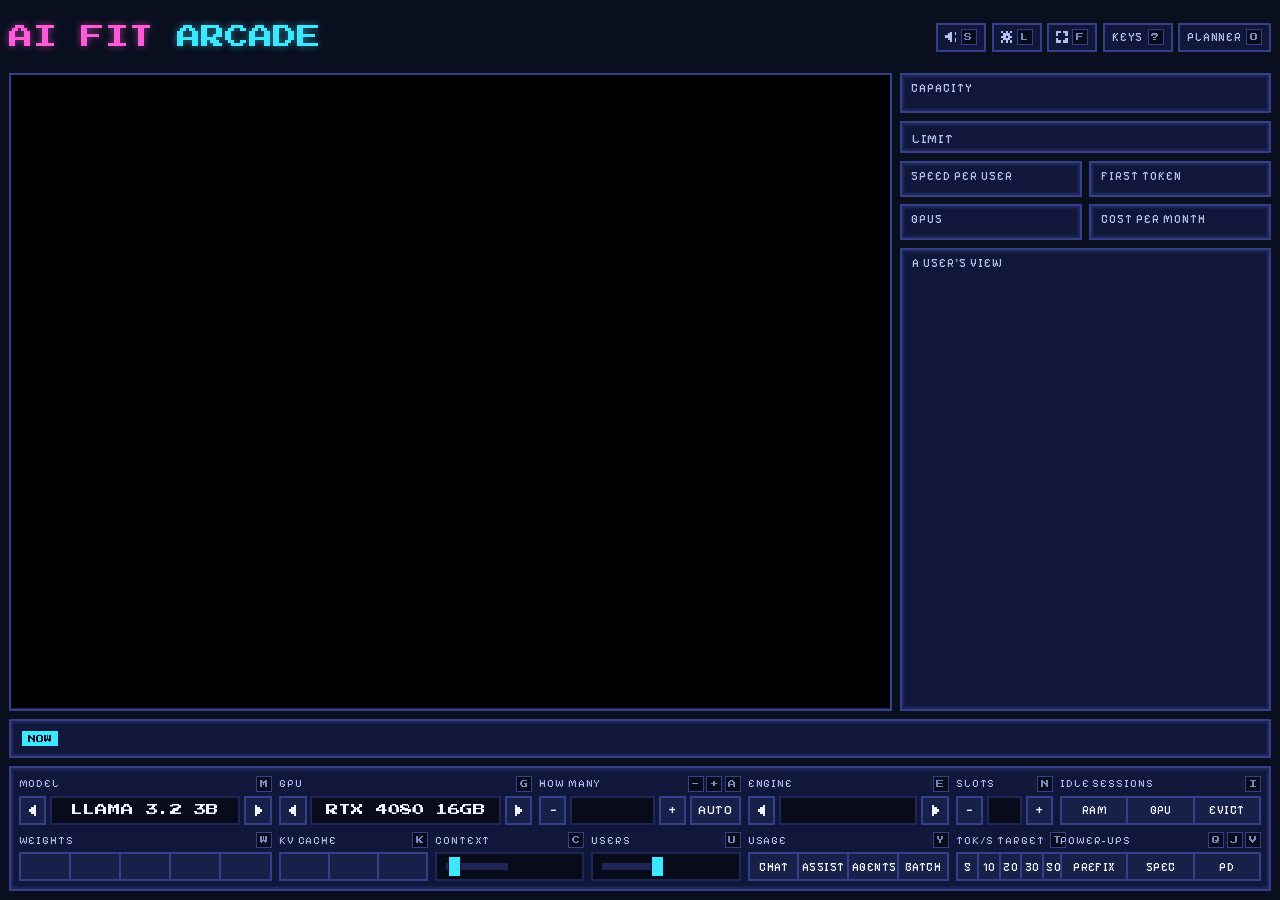
<file: arcade/index.html>
<!doctype html>
<html lang="en">
<head>
<meta charset="utf-8">
<meta name="viewport" content="width=device-width, initial-scale=1">
<title>AI Fit Arcade</title>
<link rel="stylesheet" href="fonts.css">
<style>
/* Everything on stage is sized in --u, one hundredth of a 16:9 stage, so the page scales like a slide on any projector. */
:root {
  color-scheme: dark;
  --u: min(1vw, 1.7778vh);
  --px: max(2px, calc(var(--u) * 0.2));
  --font-pixel: 'Press Start 2P', ui-monospace, Menlo, Consolas, monospace;
  --font-text: 'Pixelify Sans', ui-monospace, Menlo, Consolas, monospace;
  --bg: #0a0f20; --panel: #10173a; --panel-2: #172048; --line: #34418a; --line-2: #1d2656; --inset: #070b1a;
  --ink: #f1f5ff; --ink-2: #b4bfee; --muted: #7c88c2;
  --cyan: #3be8ff; --magenta: #ff5bd8; --yellow: #ffd43b; --green: #43f08a; --red: #ff5a6a; --orange: #ffa62b; --blue: #6f95ff;
  --good: var(--green); --bad: var(--red); --accent: var(--cyan); --title: var(--magenta);
  --w-bg: #0a0f20; --w-floor: #0f1633; --w-grid: #141d42; --w-wall: #11183a; --w-wall-edge: #34418a; --w-sign: #ff5bd8; --w-sign-glow: #5e1d52; --w-sign2: #3be8ff;
  --w-ink: #f1f5ff; --w-ink2: #8f9bd6; --w-rack: #45529a; --w-rack-in: #0b1026; --w-led: #43f08a; --w-led2: #ffd43b; --w-bus: #3be8ff;
  --w-weights: #5b86ff; --w-mortar: #34509e; --w-overhead: #8a93c4; --w-kv: #43f08a; --w-kv-edge: #1f8f4c; --w-free: #060918; --w-head: #2e3a78;
  --w-red: #ff5a6a; --w-red2: #a8283a; --w-desk: #a8743f; --w-desk2: #5e3f22; --w-monitor: #2a3050; --w-glow: #3be8ff; --w-glow-off: #1a2f45;
  --w-token: #ffd43b; --w-token2: #3be8ff; --w-rug: #121a3e; --w-door: #ffa62b; --w-sweat: #3be8ff; --w-yellow: #ffd43b; --w-case: #ffa62b;
  --w-skin: #f2c9a0 #e0a878 #c68642 #8d5524 #5c3a1e; --w-hair: #2b1a0e #6b4423 #d8b04a #1a1a1a #a0522d #c9c9d6;
  --w-shirt: #ff5bd8 #3be8ff #ffd43b #ffa62b #a47bff #43f08a #ff5a6a #6f95ff; --w-trousers: #2a3560; --w-shoes: #05070f;
}
/* day palette for bright rooms and weak projectors */
:root[data-palette="day"] {
  color-scheme: light;
  --bg: #f3ecdc; --panel: #fffaf0; --panel-2: #f6eedd; --line: #b9ab8c; --line-2: #ddd1b8; --inset: #ece3d0;
  --ink: #1d1b2e; --ink-2: #45425f; --muted: #6c6884;
  --cyan: #00708c; --magenta: #a8126f; --yellow: #8a6500; --green: #0f7a3a; --red: #b8202f; --orange: #a34e00; --blue: #2c55d6;
  --w-bg: #e8dfca; --w-floor: #f4eddd; --w-grid: #e8dfcb; --w-wall: #efe6d2; --w-wall-edge: #b9ab8c; --w-sign: #a8126f; --w-sign-glow: #efc3de; --w-sign2: #00708c;
  --w-ink: #1d1b2e; --w-ink2: #5c5876; --w-rack: #6f6a94; --w-rack-in: #fbf7ee; --w-led: #12a04a; --w-led2: #b88a00; --w-bus: #00708c;
  --w-weights: #3d64d8; --w-mortar: #a3b5ee; --w-overhead: #9a96b3; --w-kv: #19a652; --w-kv-edge: #0d6b33; --w-free: #fffdf8; --w-head: #d8ceb6;
  --w-red: #cc2a3a; --w-red2: #f2a3ab; --w-desk: #b27c45; --w-desk2: #7a5430; --w-monitor: #4b4a63; --w-glow: #37c6e6; --w-glow-off: #8390a6;
  --w-token: #c98a00; --w-token2: #00708c; --w-rug: #ece2cc; --w-door: #a34e00; --w-sweat: #00708c; --w-yellow: #b88a00; --w-case: #a34e00;
  --w-shirt: #d8248f #1195b5 #c79600 #d16a00 #7a4fe0 #16924a #d33545 #3d64d8; --w-trousers: #3b4270; --w-shoes: #2a2740;
}
* { box-sizing: border-box; }
[hidden] { display: none !important; }
html, body { margin: 0; height: 100%; }
body { background: var(--bg); color: var(--ink); font-family: var(--font-text); font-size: calc(var(--u) * 1.1); overflow: hidden; -webkit-font-smoothing: none; font-smooth: never; }
/* The text font draws 11 pixels per em. Under about 10 CSS px on a 1x screen (a stage below 1176×662, such as a 1024×768
   projector) those pixels can fall between screen pixels and strokes vanish, so small 1x stages smooth the text instead. */
@media (max-resolution: 1.49dppx) and (max-width: 1175px), (max-resolution: 1.49dppx) and (max-height: 661px) { body { -webkit-font-smoothing: auto; font-smooth: auto; } }
button, select, input { font: inherit; color: inherit; }
:focus-visible { outline: var(--px) solid var(--yellow); outline-offset: var(--px); }
.pix { font-family: var(--font-pixel); font-weight: 400; letter-spacing: 0; }
.stage.hide-cursor, .stage.hide-cursor * { cursor: none !important; }

/* panels with a two-tone pixel frame */
.frame { background: var(--panel); border: var(--px) solid var(--line); box-shadow: inset 0 0 0 var(--px) var(--line-2); }

.stage { position: fixed; inset: 0; display: grid; grid-template-columns: minmax(0, 1fr) calc(var(--u) * 29); grid-template-rows: calc(var(--u) * 4.4) minmax(0, 1fr) calc(var(--u) * 3.1) auto;
  gap: calc(var(--u) * 0.6); padding: calc(var(--u) * 0.7); }
.stage.deck-off { grid-template-rows: calc(var(--u) * 4.4) minmax(0, 1fr) calc(var(--u) * 3.1) 0; }
.stage.deck-off .deck { display: none; }

/* top bar */
.top { grid-column: 1 / -1; display: flex; align-items: center; gap: calc(var(--u) * 1.4); min-width: 0; }
.logo { font-size: round(nearest, calc(var(--u) * 1.6), 8px); color: var(--title); white-space: nowrap; text-shadow: 0 0 calc(var(--u) * 0.6) color-mix(in srgb, var(--title) 55%, transparent); }
.logo b { color: var(--accent); font-weight: 400; text-shadow: 0 0 calc(var(--u) * 0.6) color-mix(in srgb, var(--accent) 55%, transparent); }
.cfg { flex: 1; min-width: 0; color: var(--ink-2); font-size: calc(var(--u) * 1.15); white-space: nowrap; overflow: hidden; text-overflow: ellipsis; text-transform: uppercase; letter-spacing: 0.04em; }
.cfg em { font-style: normal; color: var(--ink); }
.chipx { display: inline-flex; align-items: center; gap: calc(var(--u) * 0.4); padding: calc(var(--u) * 0.3) calc(var(--u) * 0.6); font-size: calc(var(--u) * 0.95); text-transform: uppercase; letter-spacing: 0.06em; white-space: nowrap; }
.chipx.base { color: var(--yellow); border: var(--px) solid var(--yellow); }
.chipx.scene { color: var(--ink-2); border: var(--px) solid var(--line); }
.tools { display: flex; gap: calc(var(--u) * 0.45); }
.tool svg { width: calc(var(--u) * 0.9); height: calc(var(--u) * 0.9); }
.tool { display: inline-flex; align-items: center; gap: calc(var(--u) * 0.35); padding: calc(var(--u) * 0.35) calc(var(--u) * 0.55); background: var(--panel); border: var(--px) solid var(--line); cursor: pointer; font-size: calc(var(--u) * 0.95); text-transform: uppercase; letter-spacing: 0.06em; text-decoration: none; color: var(--ink-2); }
.tool:hover, .tool[aria-pressed="true"] { color: var(--ink); border-color: var(--accent); }
.key { display: inline-grid; place-items: center; min-width: calc(var(--u) * 1.25); height: calc(var(--u) * 1.25); padding: 0 calc(var(--u) * 0.2); font-family: var(--font-pixel); font-size: round(nearest, calc(var(--u) * 0.62), 4px); color: var(--muted); border: max(1px, calc(var(--px) * 0.6)) solid var(--line); background: var(--inset); line-height: 1; }

/* the world */
.world { grid-column: 1; grid-row: 2; position: relative; overflow: hidden; background: var(--w-bg); min-height: 0; }
.world canvas { position: absolute; left: 0; top: 0; image-rendering: pixelated; image-rendering: crisp-edges; }
.world.shake { animation: shake 0.35s steps(6) 1; }
@keyframes shake { 0%, 100% { translate: 0 0; } 20% { translate: calc(var(--u) * -0.4) 0; } 40% { translate: calc(var(--u) * 0.4) calc(var(--u) * 0.2); } 60% { translate: calc(var(--u) * -0.3) 0; } 80% { translate: calc(var(--u) * 0.3) calc(var(--u) * -0.2); } }
.banner { position: absolute; left: 50%; top: 42%; translate: -50% -50%; font-family: var(--font-pixel); font-size: round(nearest, calc(var(--u) * 3.2), 8px); white-space: nowrap; pointer-events: none;
  color: var(--ink); text-shadow: calc(var(--u) * 0.3) calc(var(--u) * 0.3) 0 var(--bg), 0 0 calc(var(--u) * 1.2) currentColor; opacity: 0; }
.banner.show { animation: pop 1.9s steps(1, end) 1 both; }
.banner.good { color: var(--green); } .banner.bad { color: var(--red); } .banner.neutral { color: var(--yellow); }
@keyframes pop { 0% { opacity: 1; scale: 0.6; } 6% { scale: 1.12; } 12% { scale: 1; } 82% { opacity: 1; } 88% { opacity: 0; } 92% { opacity: 1; } 100% { opacity: 0; } }

/* scoreboard */
.hud { grid-column: 2; grid-row: 2; min-height: 0; display: grid; grid-template-rows: auto auto auto minmax(0, 1fr); gap: calc(var(--u) * 0.6); }
.tile { padding: calc(var(--u) * 0.45) calc(var(--u) * 0.75) calc(var(--u) * 0.5); min-width: 0; }
.lbl { font-size: calc(var(--u) * 0.95); text-transform: uppercase; letter-spacing: 0.08em; color: var(--ink-2); display: flex; justify-content: space-between; gap: calc(var(--u) * 0.5); white-space: nowrap; }
.num { font-family: var(--font-pixel); font-size: round(nearest, calc(var(--u) * 1.45), 8px); line-height: 1.2; margin-top: calc(var(--u) * 0.25); white-space: nowrap; overflow: hidden; text-overflow: clip; text-transform: uppercase; }
.num small { font-family: var(--font-text); font-size: calc(var(--u) * 1.05); color: var(--ink-2); letter-spacing: 0.06em; text-transform: uppercase; }
.hero .num { font-size: round(nearest, calc(var(--u) * 2.4), 8px); }
.sub { font-size: calc(var(--u) * 0.95); color: var(--ink-2); margin-top: calc(var(--u) * 0.2); white-space: nowrap; overflow: hidden; text-overflow: ellipsis; text-transform: uppercase; letter-spacing: 0.04em; }
.headline { font-size: calc(var(--u) * 1.15); color: var(--ink); margin-top: calc(var(--u) * 0.35); text-transform: uppercase; letter-spacing: 0.04em; white-space: nowrap; overflow: hidden; text-overflow: ellipsis; }
.headline.bad { color: var(--red); } .headline.warn { color: var(--yellow); } .headline.good { color: var(--green); }
.delta { font-family: var(--font-pixel); font-size: round(nearest, calc(var(--u) * 0.62), 4px); letter-spacing: 0; display: inline-flex; align-items: center; gap: calc(var(--u) * 0.2); }
.delta.good { color: var(--green); } .delta.bad { color: var(--red); } .delta.same { color: var(--muted); }
.delta svg { width: calc(var(--u) * 0.6); height: calc(var(--u) * 0.6); }
.tiles { display: grid; grid-template-columns: 1fr 1fr; gap: calc(var(--u) * 0.6); }
.facts { padding: calc(var(--u) * 0.35) calc(var(--u) * 0.8); display: grid; gap: calc(var(--u) * 0.25); }
.fact { font-size: calc(var(--u) * 1.05); text-transform: uppercase; letter-spacing: 0.05em; color: var(--ink-2); display: flex; justify-content: space-between; align-items: center; gap: calc(var(--u) * 0.6); white-space: nowrap; }
.fact span { flex: none; }
.fact b { min-width: 0; font-family: var(--font-pixel); font-weight: 400; font-size: round(nearest, calc(var(--u) * 0.85), 4px); color: var(--accent); overflow: hidden; text-overflow: ellipsis; }
.fact.limit b { color: var(--orange); }

/* the user's view: one chat answer streaming at the real speed */
.chat { display: grid; grid-template-rows: auto auto minmax(0, 1fr) auto; min-height: 0; padding: calc(var(--u) * 0.5) calc(var(--u) * 0.8) calc(var(--u) * 0.55); }
.chat .q { margin-top: calc(var(--u) * 0.35); font-size: calc(var(--u) * 1.1); color: var(--accent); white-space: nowrap; overflow: hidden; text-overflow: ellipsis; }
.bubble { min-height: 0; overflow: hidden; margin-top: calc(var(--u) * 0.3); font-size: calc(var(--u) * 1.15); line-height: 1.35; color: var(--ink); display: flex; flex-direction: column; justify-content: flex-end;
  -webkit-mask-image: linear-gradient(to bottom, transparent 0, #000 1.4em); mask-image: linear-gradient(to bottom, transparent 0, #000 1.4em); }
.bubble .a { white-space: pre-wrap; }
.bubble .caret { display: inline-block; width: 0.55em; height: 1em; vertical-align: -0.12em; background: var(--ink); animation: blink 1s steps(1) infinite; }
.bubble .wait { color: var(--yellow); }
.bubble .err { color: var(--red); }
@keyframes blink { 50% { opacity: 0; } }
.meter { margin-top: calc(var(--u) * 0.4); display: flex; justify-content: space-between; align-items: center; gap: calc(var(--u) * 0.6); font-size: calc(var(--u) * 0.9); color: var(--ink-2); text-transform: uppercase; letter-spacing: 0.05em; white-space: nowrap; }

/* ticker */
.ticker { grid-column: 1 / -1; grid-row: 3; display: flex; align-items: center; gap: calc(var(--u) * 0.8); padding: 0 calc(var(--u) * 0.9); min-width: 0; }
.ticker .tag { font-family: var(--font-pixel); font-size: round(nearest, calc(var(--u) * 0.7), 4px); color: var(--bg); background: var(--accent); padding: calc(var(--u) * 0.3) calc(var(--u) * 0.45); }
.ticker .msg { flex: 1; min-width: 0; font-size: calc(var(--u) * 1.3); text-transform: uppercase; letter-spacing: 0.05em; white-space: nowrap; overflow: hidden; text-overflow: ellipsis; }
.ticker .msg.good { color: var(--green); } .ticker .msg.bad { color: var(--red); } .ticker .msg.neutral { color: var(--ink); }
.ticker .msg svg { width: calc(var(--u) * 1); height: calc(var(--u) * 1); vertical-align: -0.1em; margin: 0 calc(var(--u) * 0.2); }
.ticker .chipx { max-width: 30%; overflow: hidden; text-overflow: ellipsis; }

/* control deck */
.deck { grid-column: 1 / -1; grid-row: 4; display: grid; grid-template-columns: repeat(24, minmax(0, 1fr)); gap: calc(var(--u) * 0.55); padding: calc(var(--u) * 0.6); }
.ctl { display: grid; grid-template-rows: auto auto; gap: calc(var(--u) * 0.3); min-width: 0; }
.ctl .head { display: flex; align-items: center; justify-content: space-between; gap: calc(var(--u) * 0.4); font-size: calc(var(--u) * 0.85); text-transform: uppercase; letter-spacing: 0.08em; color: var(--ink-2); white-space: nowrap; }
.ctl .head .keys { display: flex; gap: calc(var(--u) * 0.2); }
.ctl .row { display: flex; align-items: stretch; gap: calc(var(--u) * 0.3); min-width: 0; height: calc(var(--u) * 2.3); }
.btn { display: inline-grid; place-items: center; min-width: calc(var(--u) * 2.1); padding: 0 calc(var(--u) * 0.5); background: var(--panel-2); border: var(--px) solid var(--line); cursor: pointer; color: var(--ink); font-size: calc(var(--u) * 1.05); text-transform: uppercase; letter-spacing: 0.04em; white-space: nowrap; }
.btn:hover { border-color: var(--accent); }
.btn svg { width: calc(var(--u) * 0.85); height: calc(var(--u) * 0.85); }
.btn[aria-pressed="true"] { background: var(--accent); color: var(--bg); border-color: var(--accent); }
.btn:disabled, .btn.na { opacity: 0.38; cursor: not-allowed; }
.btn.na[aria-pressed="true"] { background: var(--red); border-color: var(--red); opacity: 1; }
/* an optimization the engine lacks is not a blocker: it just counts as off */
.btn.gate.na[aria-pressed="true"] { background: var(--panel-2); border-color: var(--line); color: var(--muted); opacity: 0.6; text-decoration: line-through; }
.seg { display: flex; gap: 0; flex: 1; min-width: 0; }
.seg .btn { flex: 1; min-width: 0; padding: 0 calc(var(--u) * 0.2); margin-left: calc(var(--px) * -1); font-size: calc(var(--u) * 0.95); }
.seg .btn:first-child { margin-left: 0; }
.val { flex: 1; min-width: 0; display: flex; align-items: center; justify-content: center; padding: 0 calc(var(--u) * 0.4); background: var(--inset); border: var(--px) solid var(--line-2); font-family: var(--font-pixel); font-size: round(nearest, calc(var(--u) * 0.8), 4px); white-space: nowrap; overflow: hidden; }
select.val { appearance: none; -webkit-appearance: none; cursor: pointer; text-align: center; text-align-last: center; font-family: var(--font-pixel); color: var(--ink); }
select.val option { font-family: system-ui, sans-serif; font-size: 14px; background: var(--panel); color: var(--ink); }
.val.narrow { font-family: var(--font-text); font-size: calc(var(--u) * 1.1); }
.range { flex: 1; min-width: 0; display: flex; align-items: center; gap: calc(var(--u) * 0.5); padding: 0 calc(var(--u) * 0.5); background: var(--inset); border: var(--px) solid var(--line-2); }
.range output { font-family: var(--font-pixel); font-size: round(nearest, calc(var(--u) * 0.8), 4px); min-width: 5ch; text-align: right; }
input[type="range"] { flex: 1; min-width: 0; appearance: none; -webkit-appearance: none; height: calc(var(--u) * 0.5); background: var(--line-2); border: 0; cursor: pointer; }
input[type="range"]::-webkit-slider-thumb { -webkit-appearance: none; width: calc(var(--u) * 1); height: calc(var(--u) * 1.6); background: var(--accent); border: max(1px, calc(var(--px) * 0.7)) solid var(--bg); border-radius: 0; }
input[type="range"]::-moz-range-thumb { width: calc(var(--u) * 1); height: calc(var(--u) * 1.6); background: var(--accent); border: max(1px, calc(var(--px) * 0.7)) solid var(--bg); border-radius: 0; }
.c-model { grid-column: span 5; } .c-hw { grid-column: span 5; } .c-count { grid-column: span 4; } .c-engine { grid-column: span 4; } .c-slots { grid-column: span 2; } .c-idle { grid-column: span 4; }
.c-w { grid-column: span 5; } .c-kv { grid-column: span 3; } .c-ctx { grid-column: span 3; } .c-users { grid-column: span 3; } .c-usage { grid-column: span 4; } .c-target { grid-column: span 2; } .c-power { grid-column: span 4; }

/* overlays */
.overlay { position: fixed; inset: 0; display: grid; place-items: center; background: color-mix(in srgb, var(--bg) 88%, transparent); z-index: 10; }
.overlay.blank { background: #000; cursor: none; }
.card { padding: calc(var(--u) * 1.6) calc(var(--u) * 2); max-width: calc(var(--u) * 80); max-height: 92vh; overflow: auto; }
.card h2 { font-family: var(--font-pixel); font-weight: 400; font-size: round(nearest, calc(var(--u) * 1.3), 8px); color: var(--title); margin: 0 0 calc(var(--u) * 1); }
.keys-grid { display: grid; grid-template-columns: auto 1fr auto 1fr; gap: calc(var(--u) * 0.45) calc(var(--u) * 1); align-items: center; font-size: calc(var(--u) * 1.05); }
.keys-grid .k { display: flex; gap: calc(var(--u) * 0.25); justify-content: flex-end; }
.keys-grid .d { color: var(--ink-2); text-transform: uppercase; letter-spacing: 0.04em; }
.title { text-align: center; display: grid; gap: calc(var(--u) * 1.6); justify-items: center; }
.title .big { font-family: var(--font-pixel); font-size: round(nearest, calc(var(--u) * 6.4), 8px); color: var(--title); text-shadow: calc(var(--u) * 0.4) calc(var(--u) * 0.4) 0 var(--line), 0 0 calc(var(--u) * 2) color-mix(in srgb, var(--title) 60%, transparent); line-height: 1; }
.title .big b { color: var(--accent); font-weight: 400; display: block; font-size: 0.62em; margin-top: 0.35em; text-shadow: calc(var(--u) * 0.3) calc(var(--u) * 0.3) 0 var(--line), 0 0 calc(var(--u) * 2) color-mix(in srgb, var(--accent) 60%, transparent); }
.title .tag { font-size: calc(var(--u) * 1.6); color: var(--ink); text-transform: uppercase; letter-spacing: 0.08em; }
.title .press { font-family: var(--font-pixel); font-size: round(nearest, calc(var(--u) * 1.3), 8px); color: var(--yellow); animation: blink 1.1s steps(1) infinite; }
.title .small { font-size: calc(var(--u) * 1); color: var(--muted); text-transform: uppercase; letter-spacing: 0.06em; }
textarea.scenes { width: min(calc(var(--u) * 70), 90vw); height: 40vh; font-family: ui-monospace, Menlo, monospace; font-size: 13px; background: var(--inset); color: var(--ink); border: var(--px) solid var(--line); padding: 10px; }
.corner-err { position: fixed; right: calc(var(--u) * 0.8); bottom: calc(var(--u) * 0.8); width: calc(var(--u) * 0.8); height: calc(var(--u) * 0.8); background: var(--red); z-index: 20; }
@media (prefers-reduced-motion: reduce) { .banner.show { animation: none; opacity: 1; } .world.shake { animation: none; } .title .press, .bubble .caret { animation: none; } }
</style>
</head>
<body>
<div class="stage" id="stage">
  <header class="top">
    <div class="logo pix">AI FIT <b>ARCADE</b></div>
    <div class="cfg" id="cfg"></div>
    <nav class="tools" id="tools"></nav>
  </header>
  <section class="world frame" id="worldBox" aria-label="The arcade world" role="img"><canvas id="world"></canvas><div class="banner" id="banner" aria-hidden="true"></div></section>
  <aside class="hud" id="hud" aria-live="polite"></aside>
  <div class="ticker frame" id="ticker"><span class="tag">NOW</span><span class="msg neutral" id="tickerMsg"></span><span class="chipx scene" id="sceneChip" hidden></span><span class="chipx base" id="baseChip" hidden></span></div>
  <footer class="deck frame" id="deck"></footer>
</div>
<div class="overlay" id="titleScreen" hidden>
  <div class="title">
    <div class="big">AI FIT<b>ARCADE</b></div>
    <div class="tag">How many users fit on your GPUs?</div>
    <div class="press">PRESS START</div>
    <div class="small">Space or Enter to play · ? for all keys</div>
  </div>
</div>
<div class="overlay" id="helpScreen" hidden><div class="card frame"><h2>KEYS</h2><div class="keys-grid" id="helpKeys"></div></div></div>
<div class="overlay" id="scenesScreen" hidden><div class="card frame"><h2>SCENES</h2><p class="d" style="margin:0 0 12px">Copy these to move your scenes to another laptop, or paste and press Import.</p><textarea class="scenes" id="scenesText" spellcheck="false"></textarea><div style="display:flex;gap:12px;margin-top:12px"><button class="btn" type="button" id="scenesImport">Import</button><button class="btn" type="button" id="scenesReset">Reset to built-in</button><button class="btn" type="button" id="scenesClose">Close</button></div><p class="d" id="scenesMsg" style="margin:10px 0 0"></p></div></div>
<div class="overlay blank" id="blankScreen" hidden></div>

<script src="../catalog.js"></script>
<script src="../glossary.js"></script>
<script src="../engine.js"></script>
<script src="../common.js"></script>
<script src="sprites.js"></script>
<script src="sfx.js"></script>
<script src="scenes.js"></script>
<script src="model.js"></script>
<script src="world.js"></script>
<script src="arcade.js"></script>
</body>
</html>
</file>
<file: arcade/fonts.css>
/* Generated by tools/embed-fonts.js from arcade/fonts/*.woff2; do not edit.
 * Press Start 2P: Copyright 2012 The Press Start 2P Project Authors. Pixelify Sans: Copyright 2021 The Pixelify Sans Project Authors.
 * Both under the SIL Open Font License 1.1 (arcade/fonts/OFL-*.txt). Latin subsets from Google Fonts. */
@font-face { font-family: 'Press Start 2P'; font-style: normal; font-weight: 400; font-display: block; src: url([data-uri]) format('woff2'); }
@font-face { font-family: 'Pixelify Sans'; font-style: normal; font-weight: 400 700; font-display: block; src: url([data-uri]) format('woff2'); }
</file>
